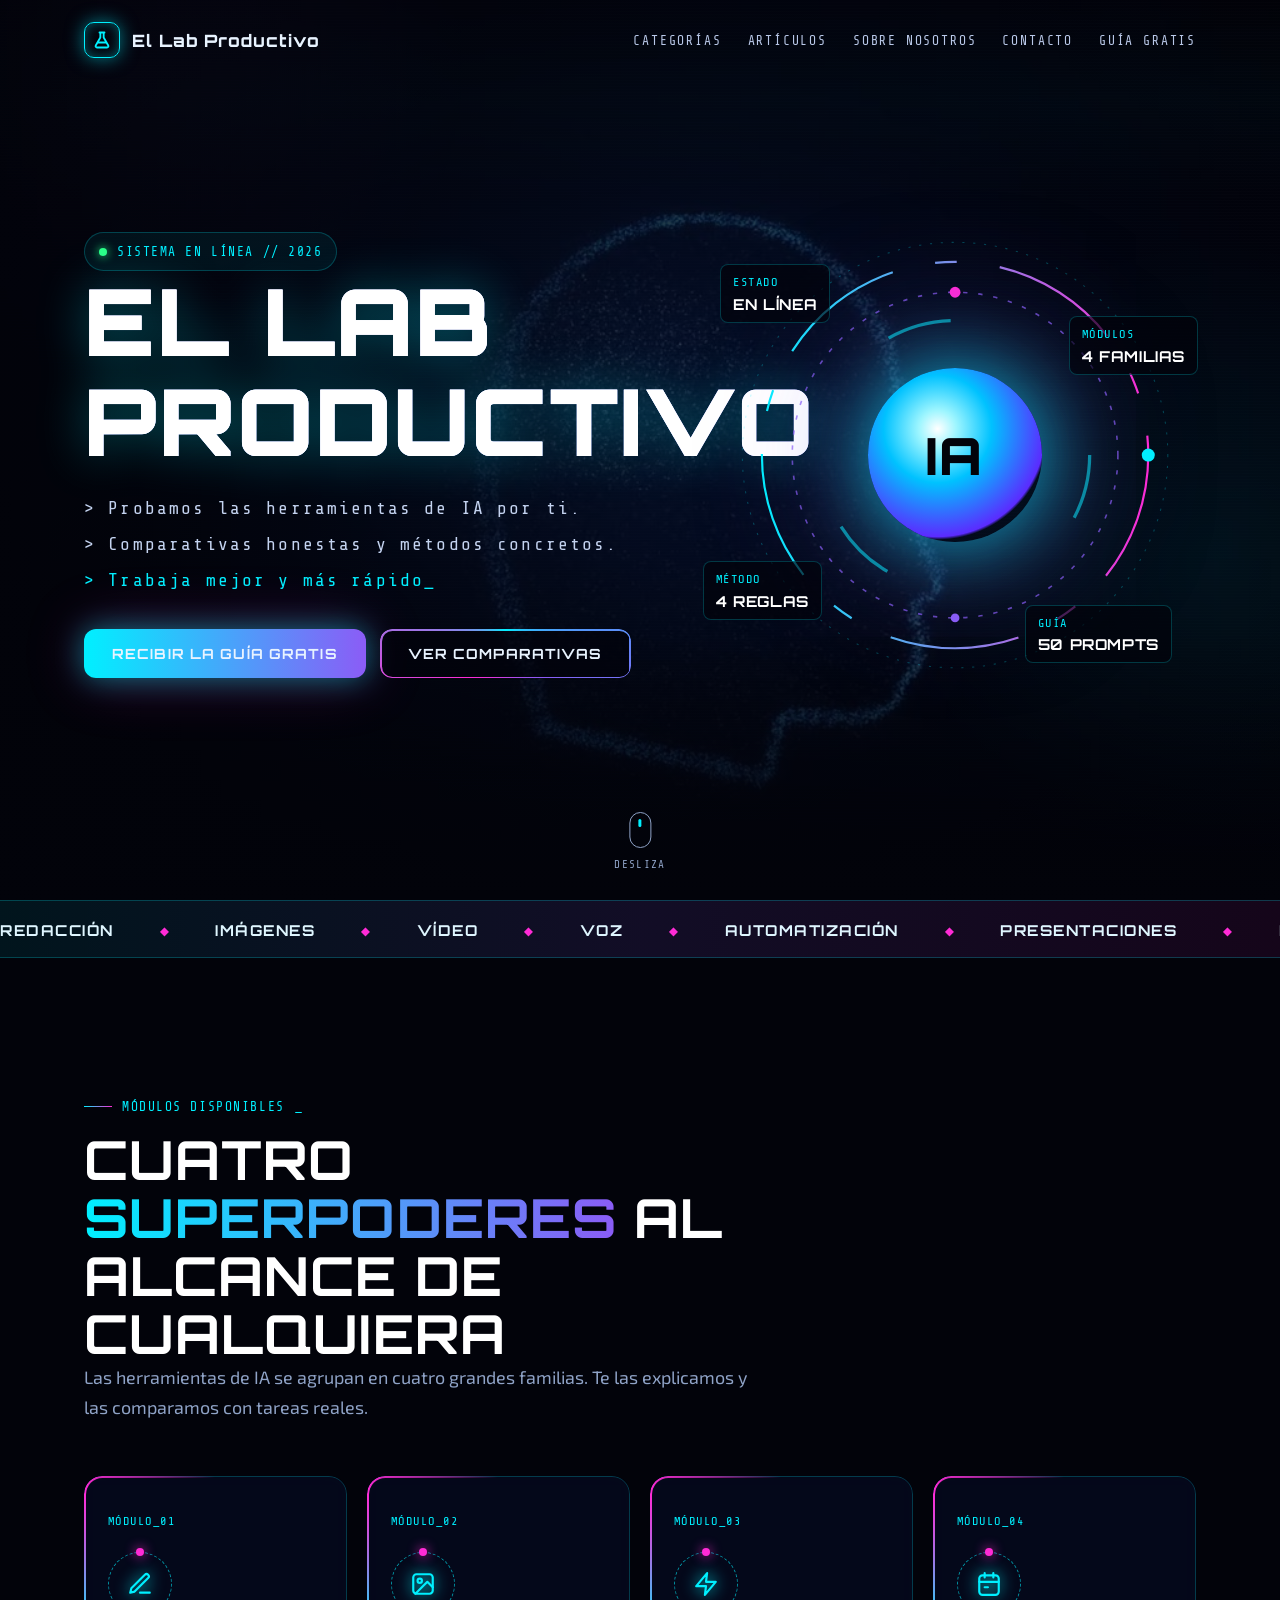
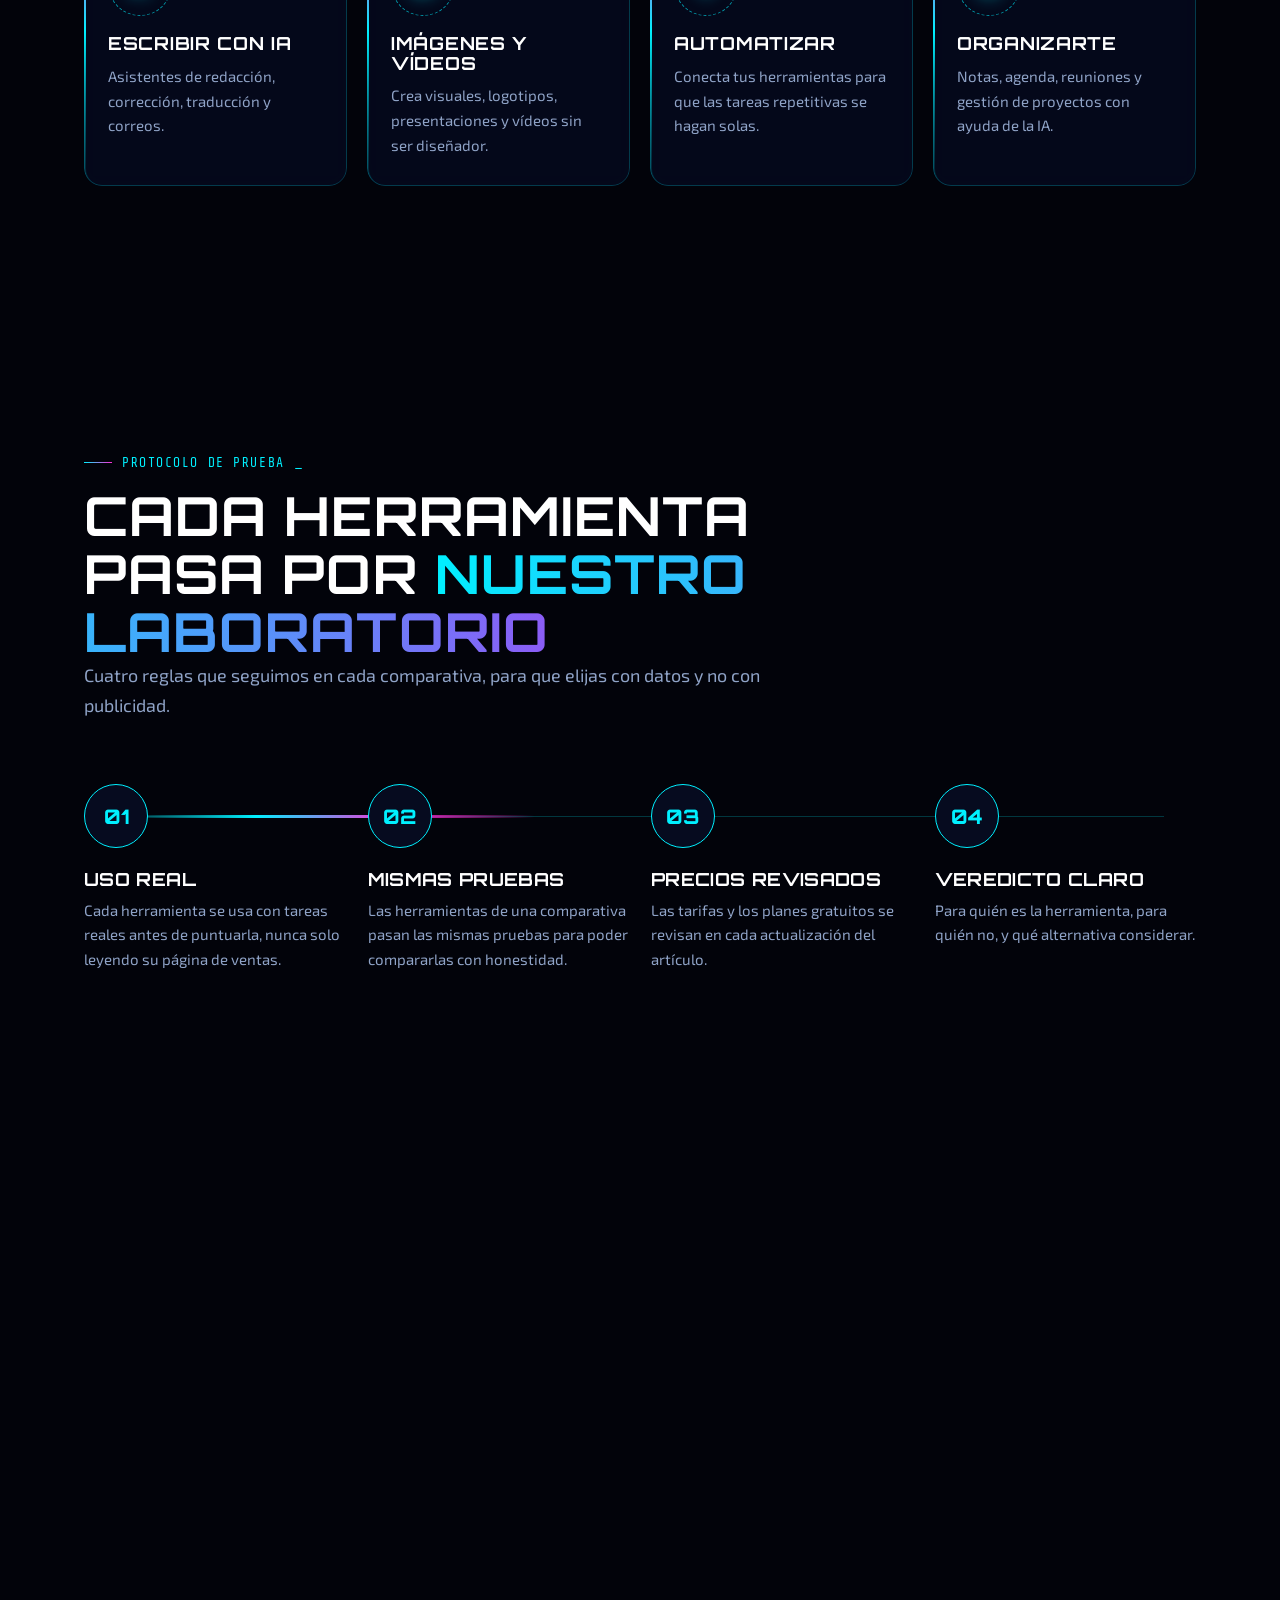
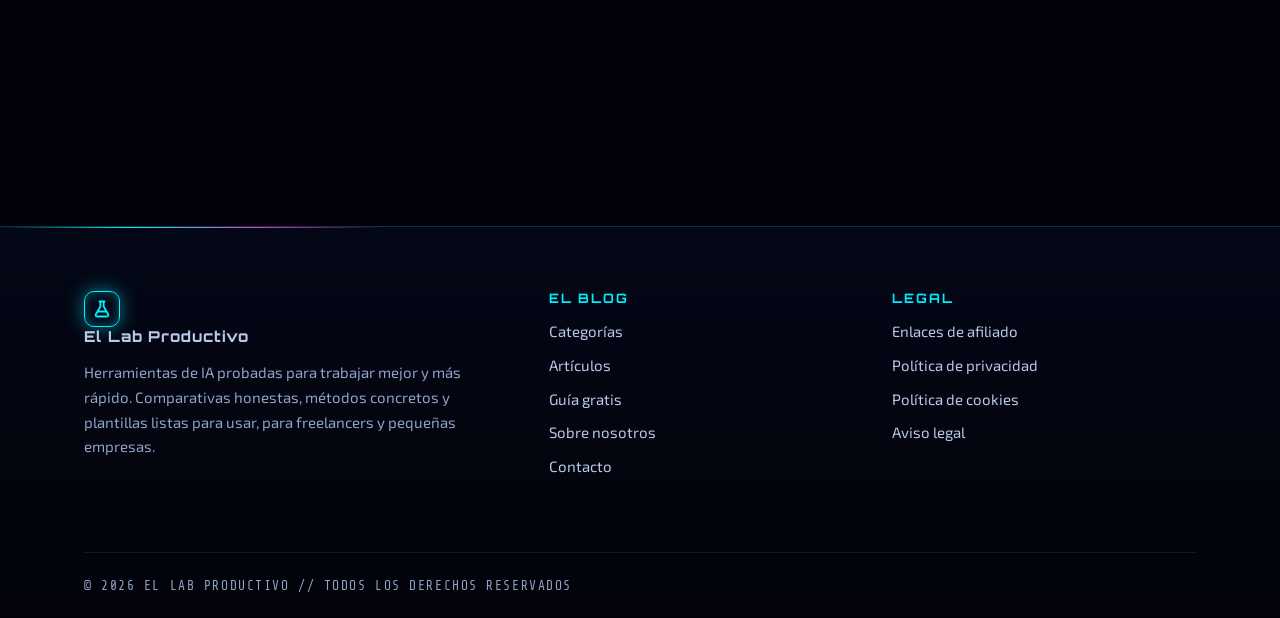
<file: index.html>
<!doctype html>
<html lang="es"><head><meta charset="utf-8"><meta name="viewport" content="width=device-width,initial-scale=1">
<title>El Lab Productivo: herramientas de IA probadas para trabajar mejor y más rápido</title><meta name="description" content="Comparativas honestas de herramientas de inteligencia artificial para freelancers y pequeñas empresas. Guía gratis de 50 prompts de IA.">
<link rel="canonical" href="https://elalamiz605-tech.github.io/el-lab-productivo/">
<link rel="icon" href="favicon.svg" type="image/svg+xml"><link rel="apple-touch-icon" href="apple-touch-icon.png"><meta name="theme-color" content="#02030a">
<meta property="og:type" content="website"><meta property="og:site_name" content="El Lab Productivo"><meta property="og:locale" content="es_ES">
<meta property="og:title" content="El Lab Productivo: herramientas de IA probadas para trabajar mejor y más rápido"><meta property="og:description" content="Comparativas honestas de herramientas de inteligencia artificial para freelancers y pequeñas empresas. Guía gratis de 50 prompts de IA."><meta property="og:url" content="https://elalamiz605-tech.github.io/el-lab-productivo/">
<meta property="og:image" content="https://elalamiz605-tech.github.io/el-lab-productivo/og-image.jpg"><meta property="og:image:width" content="1200"><meta property="og:image:height" content="630">
<meta name="twitter:card" content="summary_large_image"><meta name="twitter:title" content="El Lab Productivo: herramientas de IA probadas para trabajar mejor y más rápido"><meta name="twitter:description" content="Comparativas honestas de herramientas de inteligencia artificial para freelancers y pequeñas empresas. Guía gratis de 50 prompts de IA."><meta name="twitter:image" content="https://elalamiz605-tech.github.io/el-lab-productivo/og-image.jpg">
<link rel="preconnect" href="https://fonts.googleapis.com"><link href="https://fonts.googleapis.com/css2?family=Orbitron:wght@500;700;800;900&family=Exo+2:wght@400;500;600;700&family=Share+Tech+Mono&display=swap" rel="stylesheet"><link rel="stylesheet" href="futur.css"><link rel="stylesheet" href="futur-gen.css"></head>
<body class="fx">
<div class="amb" aria-hidden="true"><div class="glowA"></div><div class="glowB"></div><div class="grid"></div><div class="scan"></div><i class="pt p0"></i><i class="pt p1"></i><i class="pt p2"></i><i class="pt p3"></i><i class="pt p4"></i><i class="pt p5"></i><i class="pt p6"></i><i class="pt p7"></i><i class="pt p8"></i><i class="pt p9"></i><i class="pt p10"></i><i class="pt p11"></i><i class="pt p12"></i><i class="pt p13"></i><i class="pt p14"></i><i class="pt p15"></i><i class="pt p16"></i><i class="pt p17"></i><i class="pt p18"></i><i class="pt p19"></i><i class="pt p20"></i><i class="pt p21"></i><i class="pt p22"></i><i class="pt p23"></i><i class="pt p24"></i><i class="pt p25"></i><i class="pt p26"></i><i class="pt p27"></i><i class="pt p28"></i><i class="pt p29"></i><i class="pt p30"></i><i class="pt p31"></i><i class="pt p32"></i><i class="pt p33"></i><i class="pt p34"></i><i class="pt p35"></i></div>
<header class="ftop"><div class="wrap"><a class="logo" href="index.html"><i><svg width="20" height="20" viewBox="0 0 24 24" fill="none" stroke-width="2.2" stroke-linecap="round" stroke-linejoin="round"><path d="M9 3h6M10 3v6L4.5 18.5A1.7 1.7 0 0 0 6 21h12a1.7 1.7 0 0 0 1.5-2.5L14 9V3"/><path d="M7.5 15h9"/></svg></i>El Lab Productivo</a><nav class="nav" aria-label="Menú principal"><a href="index.html#categorias">Categorías</a><a href="index.html#articulos">Artículos</a><a href="sobre-nosotros.html">Sobre nosotros</a><a href="contacto.html">Contacto</a><a href="index.html#guia">Guía gratis</a></nav></div></header>
<main>
<section class="hero">
<video id="bgv" muted loop playsinline preload="none" poster="poster.jpg" aria-hidden="true"></video><script>(function(){var v=document.getElementById("bgv");if(!v)return;var m=matchMedia("(max-aspect-ratio: 3/4)").matches;v.poster=m?"poster-portrait.jpg":"poster.jpg";var c=navigator.connection;if((c&&c.saveData)||matchMedia("(prefers-reduced-motion: reduce)").matches)return;v.src=m?"film-portrait.mp4":"film-landscape.mp4";v.preload="auto";function play(){var p=v.play();if(p&&p.catch)p.catch(function(){})}play();if("IntersectionObserver"in window){new IntersectionObserver(function(e){e[0].isIntersecting?play():v.pause()}).observe(v)}document.addEventListener("visibilitychange",function(){document.hidden?v.pause():play()})})();</script>
<div class="wrap hero-in">
<div>
<span class="status mono"><b></b>SISTEMA EN LÍNEA // 2026</span>
<h1 class="glitch" data-t="EL LAB
PRODUCTIVO">EL LAB<br>PRODUCTIVO</h1>
<div class="typed mono"><span>&gt; Probamos las herramientas de IA por ti.</span><span>&gt; Comparativas honestas y métodos concretos.</span><span>&gt; Trabaja mejor y más rápido_</span></div>
<div class="cta"><a class="btn btn-neo" href="#guia">Recibir la guía gratis</a><a class="btn btn-ghost" href="#articulos">Ver comparativas</a></div>
</div>
<div class="core" aria-hidden="true"><svg viewBox="0 0 400 400">
<defs><linearGradient id="gc" x1="0" x2="1"><stop offset="0" stop-color="#00f0ff"/><stop offset="1" stop-color="#ff2bd6"/></linearGradient></defs>
<g class="r4"><circle cx="200" cy="200" r="196" fill="none" stroke="rgba(0,240,255,.25)" stroke-dasharray="2 8"/></g>
<g class="r1"><circle cx="200" cy="200" r="178" fill="none" stroke="url(#gc)" stroke-width="2" stroke-dasharray="120 40 20 40"/><circle cx="378" cy="200" r="6" fill="#00f0ff"/></g>
<g class="r2"><circle cx="200" cy="200" r="150" fill="none" stroke="rgba(139,92,246,.7)" stroke-width="1.5" stroke-dasharray="4 10"/><circle cx="200" cy="50" r="5" fill="#ff2bd6"/><circle cx="200" cy="350" r="4" fill="#8b5cf6"/></g>
<g class="r3"><circle cx="200" cy="200" r="124" fill="none" stroke="rgba(0,240,255,.55)" stroke-width="3" stroke-dasharray="60 200"/></g>
</svg><div class="orb"><span>IA</span></div>
<div class="hud h1 mono">ESTADO<b>EN LÍNEA</b></div><div class="hud h2 mono">MÓDULOS<b>4 FAMILIAS</b></div><div class="hud h3 mono">MÉTODO<b>4 REGLAS</b></div><div class="hud h4 mono">GUÍA<b>50 PROMPTS</b></div></div>
</div>
<div class="scrollcue mono"><i></i>DESLIZA</div>
</section>
<div class="ticker" aria-hidden="true"><div><span>Redacción</span><span>Imágenes</span><span>Vídeo</span><span>Voz</span><span>Automatización</span><span>Presentaciones</span><span>Productividad</span><span>Traducción</span><span>Correo</span><span>Agenda</span><span>Redacción</span><span>Imágenes</span><span>Vídeo</span><span>Voz</span><span>Automatización</span><span>Presentaciones</span><span>Productividad</span><span>Traducción</span><span>Correo</span><span>Agenda</span></div></div>
<section class="sec" id="modulos"><div class="wrap">
<div class="sh"><span class="tag mono">MÓDULOS DISPONIBLES</span><h2>Cuatro <span class="grad">superpoderes</span> al alcance de cualquiera</h2><p class="lead">Las herramientas de IA se agrupan en cuatro grandes familias. Te las explicamos y las comparamos con tareas reales.</p></div>
<div class="cards"><div class="card"><span class="k mono">MÓDULO_01</span><div class="icn"><svg width="26" height="26" viewBox="0 0 24 24" fill="none" stroke="#00f0ff" stroke-width="2" stroke-linecap="round" stroke-linejoin="round"><path d="M12 20h9"/><path d="M16.5 3.5a2.1 2.1 0 0 1 3 3L7 19l-4 1 1-4Z"/></svg></div><h3>Escribir con IA</h3><p>Asistentes de redacción, corrección, traducción y correos.</p></div><div class="card"><span class="k mono">MÓDULO_02</span><div class="icn"><svg width="26" height="26" viewBox="0 0 24 24" fill="none" stroke="#00f0ff" stroke-width="2" stroke-linecap="round" stroke-linejoin="round"><rect x="3" y="3" width="18" height="18" rx="3"/><circle cx="9" cy="9" r="2"/><path d="m21 15-5-5L5 21"/></svg></div><h3>Imágenes y vídeos</h3><p>Crea visuales, logotipos, presentaciones y vídeos sin ser diseñador.</p></div><div class="card"><span class="k mono">MÓDULO_03</span><div class="icn"><svg width="26" height="26" viewBox="0 0 24 24" fill="none" stroke="#00f0ff" stroke-width="2" stroke-linecap="round" stroke-linejoin="round"><path d="M13 2 3 14h9l-1 8 10-12h-9z"/></svg></div><h3>Automatizar</h3><p>Conecta tus herramientas para que las tareas repetitivas se hagan solas.</p></div><div class="card"><span class="k mono">MÓDULO_04</span><div class="icn"><svg width="26" height="26" viewBox="0 0 24 24" fill="none" stroke="#00f0ff" stroke-width="2" stroke-linecap="round" stroke-linejoin="round"><rect x="3" y="4" width="18" height="18" rx="3"/><path d="M16 2v4M8 2v4M3 10h18M8 15h3"/></svg></div><h3>Organizarte</h3><p>Notas, agenda, reuniones y gestión de proyectos con ayuda de la IA.</p></div></div></div></section>
<section class="sec" id="metodo"><div class="wrap">
<div class="sh"><span class="tag mono">PROTOCOLO DE PRUEBA</span><h2>Cada herramienta pasa por <span class="grad">nuestro laboratorio</span></h2><p class="lead">Cuatro reglas que seguimos en cada comparativa, para que elijas con datos y no con publicidad.</p></div>
<div class="circuit"><div class="node"><div class="dot">01</div><h3>Uso real</h3><p>Cada herramienta se usa con tareas reales antes de puntuarla, nunca solo leyendo su página de ventas.</p></div><div class="node"><div class="dot">02</div><h3>Mismas pruebas</h3><p>Las herramientas de una comparativa pasan las mismas pruebas para poder compararlas con honestidad.</p></div><div class="node"><div class="dot">03</div><h3>Precios revisados</h3><p>Las tarifas y los planes gratuitos se revisan en cada actualización del artículo.</p></div><div class="node"><div class="dot">04</div><h3>Veredicto claro</h3><p>Para quién es la herramienta, para quién no, y qué alternativa considerar.</p></div></div></div></section>
<section class="sec" id="articulos"><div class="wrap">
<div class="headrow"><div class="sh"><span class="tag mono">EXPEDIENTES EN CURSO</span><h2>Las primeras <span class="grad">comparativas</span></h2></div><a class="btn btn-ghost" href="#guia">Avisarme de cada artículo</a></div>
<div class="posts"><article class="post"><div class="thumb"><span>Las mejores herramientas de IA para freelancers en 2026</span></div><div class="body"><span class="chip mono">COMPARATIVA</span><h3>Las mejores herramientas de IA para freelancers en 2026</h3><p>Nuestra selección por uso, con precios y puntos débiles de cada herramienta.</p><span class="soon mono">&gt; PRÓXIMAMENTE</span></div></article><article class="post"><div class="thumb"><span>ChatGPT, Claude o Gemini: cuál elegir para trabajar</span></div><div class="body"><span class="chip mono">COMPARATIVA</span><h3>ChatGPT, Claude o Gemini: cuál elegir para trabajar</h3><p>Los tres asistentes, puestos a prueba con las mismas tareas del día a día.</p><span class="soon mono">&gt; PRÓXIMAMENTE</span></div></article><article class="post"><div class="thumb"><span>Crear una web con IA: probamos 5 herramientas</span></div><div class="body"><span class="chip mono">PRUEBA REAL</span><h3>Crear una web con IA: probamos 5 herramientas</h3><p>Del borrador a la web publicada: lo que funciona de verdad y lo que no.</p><span class="soon mono">&gt; PRÓXIMAMENTE</span></div></article><article class="post"><div class="thumb"><span>Las mejores herramientas de IA para hacer presentaciones</span></div><div class="body"><span class="chip mono">COMPARATIVA</span><h3>Las mejores herramientas de IA para hacer presentaciones</h3><p>Diapositivas limpias en minutos, sin perder la tarde.</p><span class="soon mono">&gt; PRÓXIMAMENTE</span></div></article><article class="post"><div class="thumb"><span>Notion AI: nuestra opinión tras 3 meses de uso</span></div><div class="body"><span class="chip mono">OPINIÓN</span><h3>Notion AI: nuestra opinión tras 3 meses de uso</h3><p>Qué cambia la IA de Notion en el día a día y para quién merece la pena.</p><span class="soon mono">&gt; PRÓXIMAMENTE</span></div></article><article class="post"><div class="thumb"><span>Los mejores generadores de voz con IA en español</span></div><div class="body"><span class="chip mono">COMPARATIVA</span><h3>Los mejores generadores de voz con IA en español</h3><p>Acentos, naturalidad y precio: las voces en español, a examen.</p><span class="soon mono">&gt; PRÓXIMAMENTE</span></div></article></div></div></section>
<section class="sec" id="guia"><div class="wrap guide">
<div class="stage" aria-hidden="true"><div class="bk"><div class="bk-front"><svg class="bk-art" viewBox="0 0 400 400"><defs><linearGradient id="bkh" x1="0" y1="0" x2="1" y2="1"><stop offset="0" stop-color="#00f0ff"/><stop offset="1" stop-color="#ff2bd6"/></linearGradient><radialGradient id="bkb" cx=".55" cy=".45" r=".5"><stop offset="0" stop-color="#00f0ff" stop-opacity=".55"/><stop offset="1" stop-color="#00f0ff" stop-opacity="0"/></radialGradient></defs><g stroke="#00f0ff" stroke-opacity=".35" fill="none" stroke-width="1.2"><path d="M0 60h70l20 20h60M0 120h40l30-30h50M400 90h-80l-20 20h-40M400 300h-60l-25-25h-50M0 330h90l20-20h40"/></g><g fill="#00f0ff"><circle cx="150" cy="80" r="3"/><circle cx="120" cy="90" r="3"/><circle cx="260" cy="110" r="3"/><circle cx="265" cy="275" r="3"/><circle cx="150" cy="310" r="3"/></g><circle cx="230" cy="190" r="120" fill="url(#bkb)"/><path d="M130 392C120 340 92 300 92 238C92 150 150 78 236 78C304 78 346 124 352 186C354 204 351 214 357 228L373 262C376 268 371 274 361 276L363 289C369 294 367 300 361 302C367 306 365 314 357 318C357 331 350 342 331 346C318 349 302 351 290 353L283 392Z" fill="none" stroke="url(#bkh)" stroke-width="3" transform="translate(40 0) scale(.92)"/><g fill="#fff"><circle cx="222" cy="150" r="3"/><circle cx="252" cy="182" r="2.5"/><circle cx="200" cy="200" r="2.5"/><circle cx="270" cy="140" r="2"/><circle cx="238" cy="215" r="2"/></g><g stroke="#fff" stroke-opacity=".5" stroke-width="1" fill="none"><path d="M222 150L252 182L200 200L222 150M252 182L270 140M200 200L238 215L252 182"/></g></svg><span class="bk-ribbon">GRATIS</span><span class="bk-kicker">GUÍA PRÁCTICA · EDICIÓN 2026</span><div class="bk-title"><span class="bk-num">50</span><span class="bk-t1">PROMPTS<br>DE IA</span></div><span class="bk-sub">para freelancers y pequeñas empresas</span><div class="bk-foot"><span class="bk-brand">EL LAB PRODUCTIVO</span><span class="bk-meta">10 temas · 50 plantillas</span></div></div><div class="bk-pages"></div><div class="bk-spine"><span>50 PROMPTS DE IA</span></div><div class="bk-back"></div></div></div>
<div><span class="tag mono">ACCESO GRATUITO</span><h2 style="font-size:clamp(26px,3vw,40px);text-transform:uppercase;margin-top:14px">Tu guía gratis: <span class="grad">50 prompts</span> de IA</h2>
<p class="lead">Plantillas listas para copiar en ChatGPT, Claude o Gemini, ordenadas en 10 temas: del primer mensaje de captación a la factura impagada.</p>
<ul><li>50 prompts listos para usar, con consejos</li><li>El método para escribir tus propios prompts</li><li>Un correo a la semana con nuestras nuevas pruebas</li></ul>
<form class="form" id="suscripcion"><label for="nombre">Tu nombre</label><input id="nombre" name="nombre" autocomplete="given-name" required><label for="email">Tu correo electrónico</label><input id="email" name="email" type="email" autocomplete="email" required><button class="btn btn-neo" type="submit">Recibir la guía gratis</button><small>Sin spam. Te das de baja con un clic. Consulta nuestra <a href="privacidad.html">política de privacidad</a>.</small></form></div>
</div></section>
</main>
<footer class="foot"><div class="wrap"><div class="cols">
<div><a class="logo" href="index.html"><i><svg width="20" height="20" viewBox="0 0 24 24" fill="none" stroke-width="2.2" stroke-linecap="round" stroke-linejoin="round"><path d="M9 3h6M10 3v6L4.5 18.5A1.7 1.7 0 0 0 6 21h12a1.7 1.7 0 0 0 1.5-2.5L14 9V3"/><path d="M7.5 15h9"/></svg></i>El Lab Productivo</a><p>Herramientas de IA probadas para trabajar mejor y más rápido. Comparativas honestas, métodos concretos y plantillas listas para usar, para freelancers y pequeñas empresas.</p></div>
<div><h3 class="mono">El blog</h3><a href="index.html#modulos">Categorías</a><a href="index.html#articulos">Artículos</a><a href="index.html#guia">Guía gratis</a><a href="sobre-nosotros.html">Sobre nosotros</a><a href="contacto.html">Contacto</a></div>
<div><h3 class="mono">Legal</h3><a href="afiliacion.html">Enlaces de afiliado</a><a href="privacidad.html">Política de privacidad</a><a href="cookies.html">Política de cookies</a><a href="aviso-legal.html">Aviso legal</a></div>
</div><div class="copy mono">© 2026 EL LAB PRODUCTIVO // TODOS LOS DERECHOS RESERVADOS</div></div></footer>
</body></html>
</file>
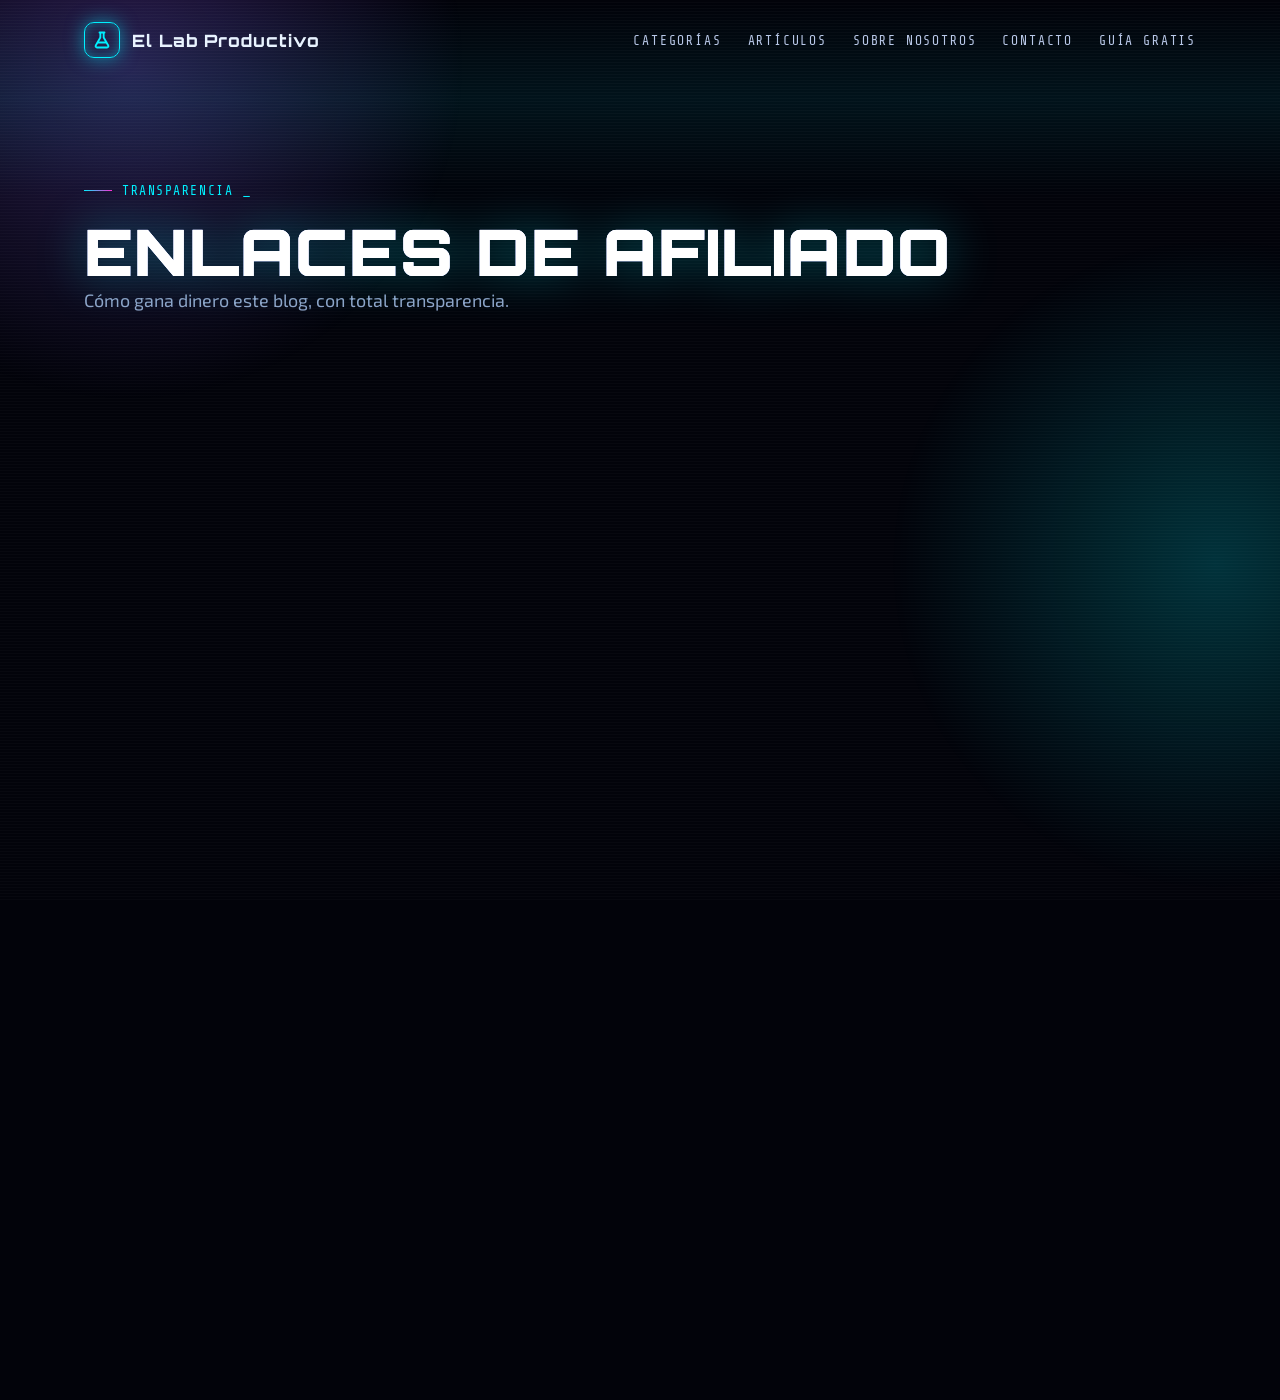
<file: afiliacion.html>
<!doctype html>
<html lang="es"><head><meta charset="utf-8"><meta name="viewport" content="width=device-width,initial-scale=1">
<title>Enlaces de afiliado | El Lab Productivo</title><meta name="description" content="Cómo se financia la web.">
<link rel="canonical" href="https://elalamiz605-tech.github.io/el-lab-productivo/afiliacion.html">
<link rel="icon" href="favicon.svg" type="image/svg+xml"><link rel="apple-touch-icon" href="apple-touch-icon.png"><meta name="theme-color" content="#02030a">
<meta property="og:type" content="website"><meta property="og:site_name" content="El Lab Productivo"><meta property="og:locale" content="es_ES">
<meta property="og:title" content="Enlaces de afiliado | El Lab Productivo"><meta property="og:description" content="Cómo se financia la web."><meta property="og:url" content="https://elalamiz605-tech.github.io/el-lab-productivo/afiliacion.html">
<meta property="og:image" content="https://elalamiz605-tech.github.io/el-lab-productivo/og-image.jpg"><meta property="og:image:width" content="1200"><meta property="og:image:height" content="630">
<meta name="twitter:card" content="summary_large_image"><meta name="twitter:title" content="Enlaces de afiliado | El Lab Productivo"><meta name="twitter:description" content="Cómo se financia la web."><meta name="twitter:image" content="https://elalamiz605-tech.github.io/el-lab-productivo/og-image.jpg">
<link rel="preconnect" href="https://fonts.googleapis.com"><link href="https://fonts.googleapis.com/css2?family=Orbitron:wght@500;700;800;900&family=Exo+2:wght@400;500;600;700&family=Share+Tech+Mono&display=swap" rel="stylesheet"><link rel="stylesheet" href="futur.css"><link rel="stylesheet" href="futur-gen.css"></head>
<body class="fx">
<div class="amb" aria-hidden="true"><div class="glowA"></div><div class="glowB"></div><div class="grid"></div><div class="scan"></div><i class="pt p0"></i><i class="pt p1"></i><i class="pt p2"></i><i class="pt p3"></i><i class="pt p4"></i><i class="pt p5"></i><i class="pt p6"></i><i class="pt p7"></i><i class="pt p8"></i><i class="pt p9"></i><i class="pt p10"></i><i class="pt p11"></i><i class="pt p12"></i><i class="pt p13"></i><i class="pt p14"></i><i class="pt p15"></i><i class="pt p16"></i><i class="pt p17"></i><i class="pt p18"></i><i class="pt p19"></i><i class="pt p20"></i><i class="pt p21"></i><i class="pt p22"></i><i class="pt p23"></i><i class="pt p24"></i><i class="pt p25"></i><i class="pt p26"></i><i class="pt p27"></i><i class="pt p28"></i><i class="pt p29"></i><i class="pt p30"></i><i class="pt p31"></i><i class="pt p32"></i><i class="pt p33"></i><i class="pt p34"></i><i class="pt p35"></i></div>
<header class="ftop"><div class="wrap"><a class="logo" href="index.html"><i><svg width="20" height="20" viewBox="0 0 24 24" fill="none" stroke-width="2.2" stroke-linecap="round" stroke-linejoin="round"><path d="M9 3h6M10 3v6L4.5 18.5A1.7 1.7 0 0 0 6 21h12a1.7 1.7 0 0 0 1.5-2.5L14 9V3"/><path d="M7.5 15h9"/></svg></i>El Lab Productivo</a><nav class="nav" aria-label="Menú principal"><a href="index.html#categorias">Categorías</a><a href="index.html#articulos">Artículos</a><a href="sobre-nosotros.html">Sobre nosotros</a><a href="contacto.html">Contacto</a><a href="index.html#guia">Guía gratis</a></nav></div></header><main><section class="phero"><div class="wrap"><span class="tag mono">TRANSPARENCIA</span><h1 class="glitch" data-t="Enlaces de afiliado" style="font-size:clamp(32px,5vw,64px)">Enlaces de afiliado</h1><p class="lead">Cómo gana dinero este blog, con total transparencia.</p></div></section>
<section class="sec" style="padding-top:0"><div class="wrap"><div class="panel"><p>El Lab Productivo es una web independiente que se financia en parte con la afiliación y, más adelante, con publicidad.</p>
<h2>Cómo funcionan</h2><p>Algunos enlaces a herramientas son enlaces de afiliado. Si haces clic y después te suscribes o compras, el fabricante nos paga una comisión. El precio para ti es exactamente el mismo.</p>
<h2>Lo que no cambia</h2><ul><li>También recomendamos herramientas sin programa de afiliados cuando son las mejores.</li><li>Siempre indicamos los puntos débiles, también de las herramientas asociadas.</li><li>Ningún fabricante revisa ni aprueba nuestros artículos antes de publicarlos.</li></ul></div></div></section></main>
<footer class="foot"><div class="wrap"><div class="cols">
<div><a class="logo" href="index.html"><i><svg width="20" height="20" viewBox="0 0 24 24" fill="none" stroke-width="2.2" stroke-linecap="round" stroke-linejoin="round"><path d="M9 3h6M10 3v6L4.5 18.5A1.7 1.7 0 0 0 6 21h12a1.7 1.7 0 0 0 1.5-2.5L14 9V3"/><path d="M7.5 15h9"/></svg></i>El Lab Productivo</a><p>Herramientas de IA probadas para trabajar mejor y más rápido. Comparativas honestas, métodos concretos y plantillas listas para usar, para freelancers y pequeñas empresas.</p></div>
<div><h3 class="mono">El blog</h3><a href="index.html#modulos">Categorías</a><a href="index.html#articulos">Artículos</a><a href="index.html#guia">Guía gratis</a><a href="sobre-nosotros.html">Sobre nosotros</a><a href="contacto.html">Contacto</a></div>
<div><h3 class="mono">Legal</h3><a href="afiliacion.html">Enlaces de afiliado</a><a href="privacidad.html">Política de privacidad</a><a href="cookies.html">Política de cookies</a><a href="aviso-legal.html">Aviso legal</a></div>
</div><div class="copy mono">© 2026 EL LAB PRODUCTIVO // TODOS LOS DERECHOS RESERVADOS</div></div></footer>
</body></html>
</file>
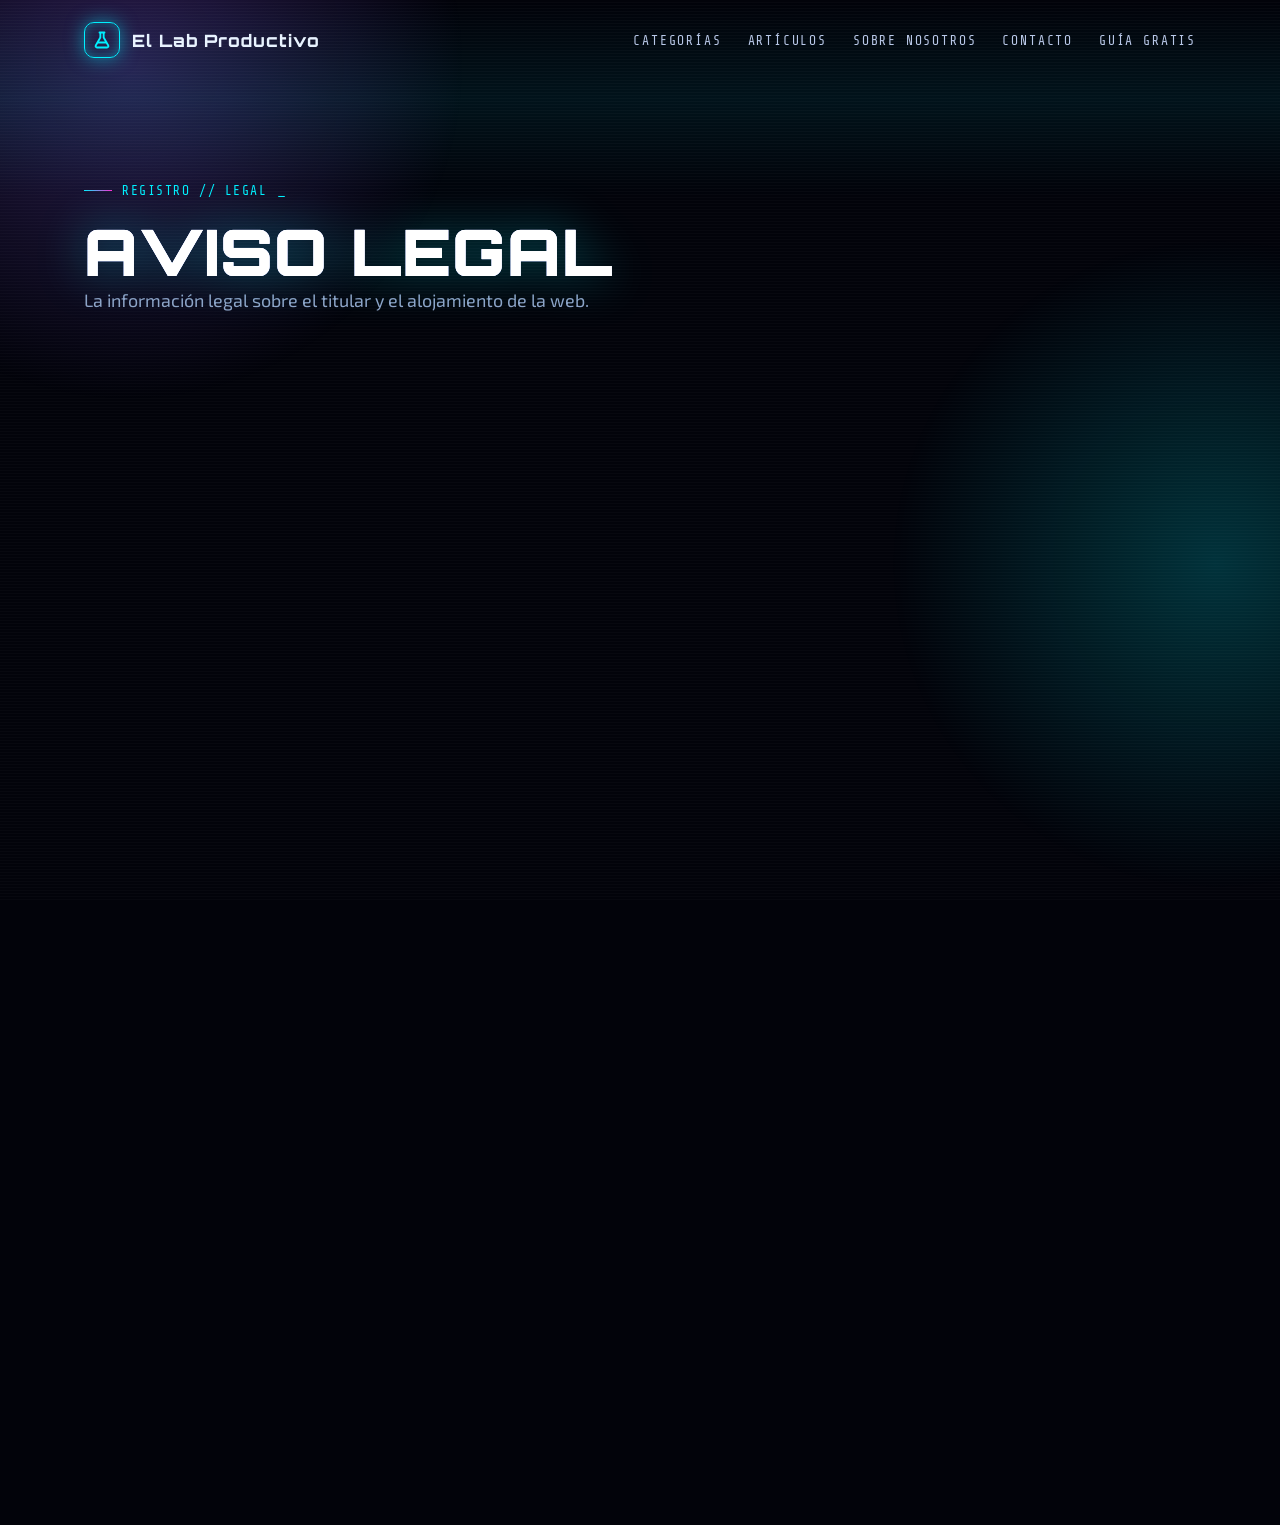
<file: aviso-legal.html>
<!doctype html>
<html lang="es"><head><meta charset="utf-8"><meta name="viewport" content="width=device-width,initial-scale=1">
<title>Aviso legal | El Lab Productivo</title><meta name="description" content="Aviso legal de la web.">
<link rel="canonical" href="https://elalamiz605-tech.github.io/el-lab-productivo/aviso-legal.html">
<link rel="icon" href="favicon.svg" type="image/svg+xml"><link rel="apple-touch-icon" href="apple-touch-icon.png"><meta name="theme-color" content="#02030a">
<meta property="og:type" content="website"><meta property="og:site_name" content="El Lab Productivo"><meta property="og:locale" content="es_ES">
<meta property="og:title" content="Aviso legal | El Lab Productivo"><meta property="og:description" content="Aviso legal de la web."><meta property="og:url" content="https://elalamiz605-tech.github.io/el-lab-productivo/aviso-legal.html">
<meta property="og:image" content="https://elalamiz605-tech.github.io/el-lab-productivo/og-image.jpg"><meta property="og:image:width" content="1200"><meta property="og:image:height" content="630">
<meta name="twitter:card" content="summary_large_image"><meta name="twitter:title" content="Aviso legal | El Lab Productivo"><meta name="twitter:description" content="Aviso legal de la web."><meta name="twitter:image" content="https://elalamiz605-tech.github.io/el-lab-productivo/og-image.jpg">
<link rel="preconnect" href="https://fonts.googleapis.com"><link href="https://fonts.googleapis.com/css2?family=Orbitron:wght@500;700;800;900&family=Exo+2:wght@400;500;600;700&family=Share+Tech+Mono&display=swap" rel="stylesheet"><link rel="stylesheet" href="futur.css"><link rel="stylesheet" href="futur-gen.css"></head>
<body class="fx">
<div class="amb" aria-hidden="true"><div class="glowA"></div><div class="glowB"></div><div class="grid"></div><div class="scan"></div><i class="pt p0"></i><i class="pt p1"></i><i class="pt p2"></i><i class="pt p3"></i><i class="pt p4"></i><i class="pt p5"></i><i class="pt p6"></i><i class="pt p7"></i><i class="pt p8"></i><i class="pt p9"></i><i class="pt p10"></i><i class="pt p11"></i><i class="pt p12"></i><i class="pt p13"></i><i class="pt p14"></i><i class="pt p15"></i><i class="pt p16"></i><i class="pt p17"></i><i class="pt p18"></i><i class="pt p19"></i><i class="pt p20"></i><i class="pt p21"></i><i class="pt p22"></i><i class="pt p23"></i><i class="pt p24"></i><i class="pt p25"></i><i class="pt p26"></i><i class="pt p27"></i><i class="pt p28"></i><i class="pt p29"></i><i class="pt p30"></i><i class="pt p31"></i><i class="pt p32"></i><i class="pt p33"></i><i class="pt p34"></i><i class="pt p35"></i></div>
<header class="ftop"><div class="wrap"><a class="logo" href="index.html"><i><svg width="20" height="20" viewBox="0 0 24 24" fill="none" stroke-width="2.2" stroke-linecap="round" stroke-linejoin="round"><path d="M9 3h6M10 3v6L4.5 18.5A1.7 1.7 0 0 0 6 21h12a1.7 1.7 0 0 0 1.5-2.5L14 9V3"/><path d="M7.5 15h9"/></svg></i>El Lab Productivo</a><nav class="nav" aria-label="Menú principal"><a href="index.html#categorias">Categorías</a><a href="index.html#articulos">Artículos</a><a href="sobre-nosotros.html">Sobre nosotros</a><a href="contacto.html">Contacto</a><a href="index.html#guia">Guía gratis</a></nav></div></header><main><section class="phero"><div class="wrap"><span class="tag mono">REGISTRO // LEGAL</span><h1 class="glitch" data-t="Aviso legal" style="font-size:clamp(32px,5vw,64px)">Aviso legal</h1><p class="lead">La información legal sobre el titular y el alojamiento de la web.</p></div></section>
<section class="sec" style="padding-top:0"><div class="wrap"><div class="panel"><h2>Titular de la web</h2><p>En cumplimiento de la Ley 34/2002 de Servicios de la Sociedad de la Información y de Comercio Electrónico (LSSI-CE), se informa de que el titular de este sitio web es <strong>Ziad El Alami</strong>, persona física con residencia en Madrid (España). Puedes ponerte en contacto a través de la página de <a href="contacto.html">contacto</a>.</p><div class="todo">Para completar antes de publicar (obligatorio según la LSSI-CE): tu NIF, tu domicilio completo y un correo electrónico de contacto.</div>
<h2>Alojamiento</h2><p>La web está alojada por Automattic Inc. (WordPress.com), 60 29th Street #343, San Francisco, CA 94110, Estados Unidos.</p>
<h2>Propiedad intelectual</h2><p>Los textos, imágenes y guías publicados en El Lab Productivo están protegidos. Queda prohibida su reproducción sin autorización. Los nombres y logotipos de las herramientas citadas pertenecen a sus respectivos propietarios.</p></div></div></section></main>
<footer class="foot"><div class="wrap"><div class="cols">
<div><a class="logo" href="index.html"><i><svg width="20" height="20" viewBox="0 0 24 24" fill="none" stroke-width="2.2" stroke-linecap="round" stroke-linejoin="round"><path d="M9 3h6M10 3v6L4.5 18.5A1.7 1.7 0 0 0 6 21h12a1.7 1.7 0 0 0 1.5-2.5L14 9V3"/><path d="M7.5 15h9"/></svg></i>El Lab Productivo</a><p>Herramientas de IA probadas para trabajar mejor y más rápido. Comparativas honestas, métodos concretos y plantillas listas para usar, para freelancers y pequeñas empresas.</p></div>
<div><h3 class="mono">El blog</h3><a href="index.html#modulos">Categorías</a><a href="index.html#articulos">Artículos</a><a href="index.html#guia">Guía gratis</a><a href="sobre-nosotros.html">Sobre nosotros</a><a href="contacto.html">Contacto</a></div>
<div><h3 class="mono">Legal</h3><a href="afiliacion.html">Enlaces de afiliado</a><a href="privacidad.html">Política de privacidad</a><a href="cookies.html">Política de cookies</a><a href="aviso-legal.html">Aviso legal</a></div>
</div><div class="copy mono">© 2026 EL LAB PRODUCTIVO // TODOS LOS DERECHOS RESERVADOS</div></div></footer>
</body></html>
</file>
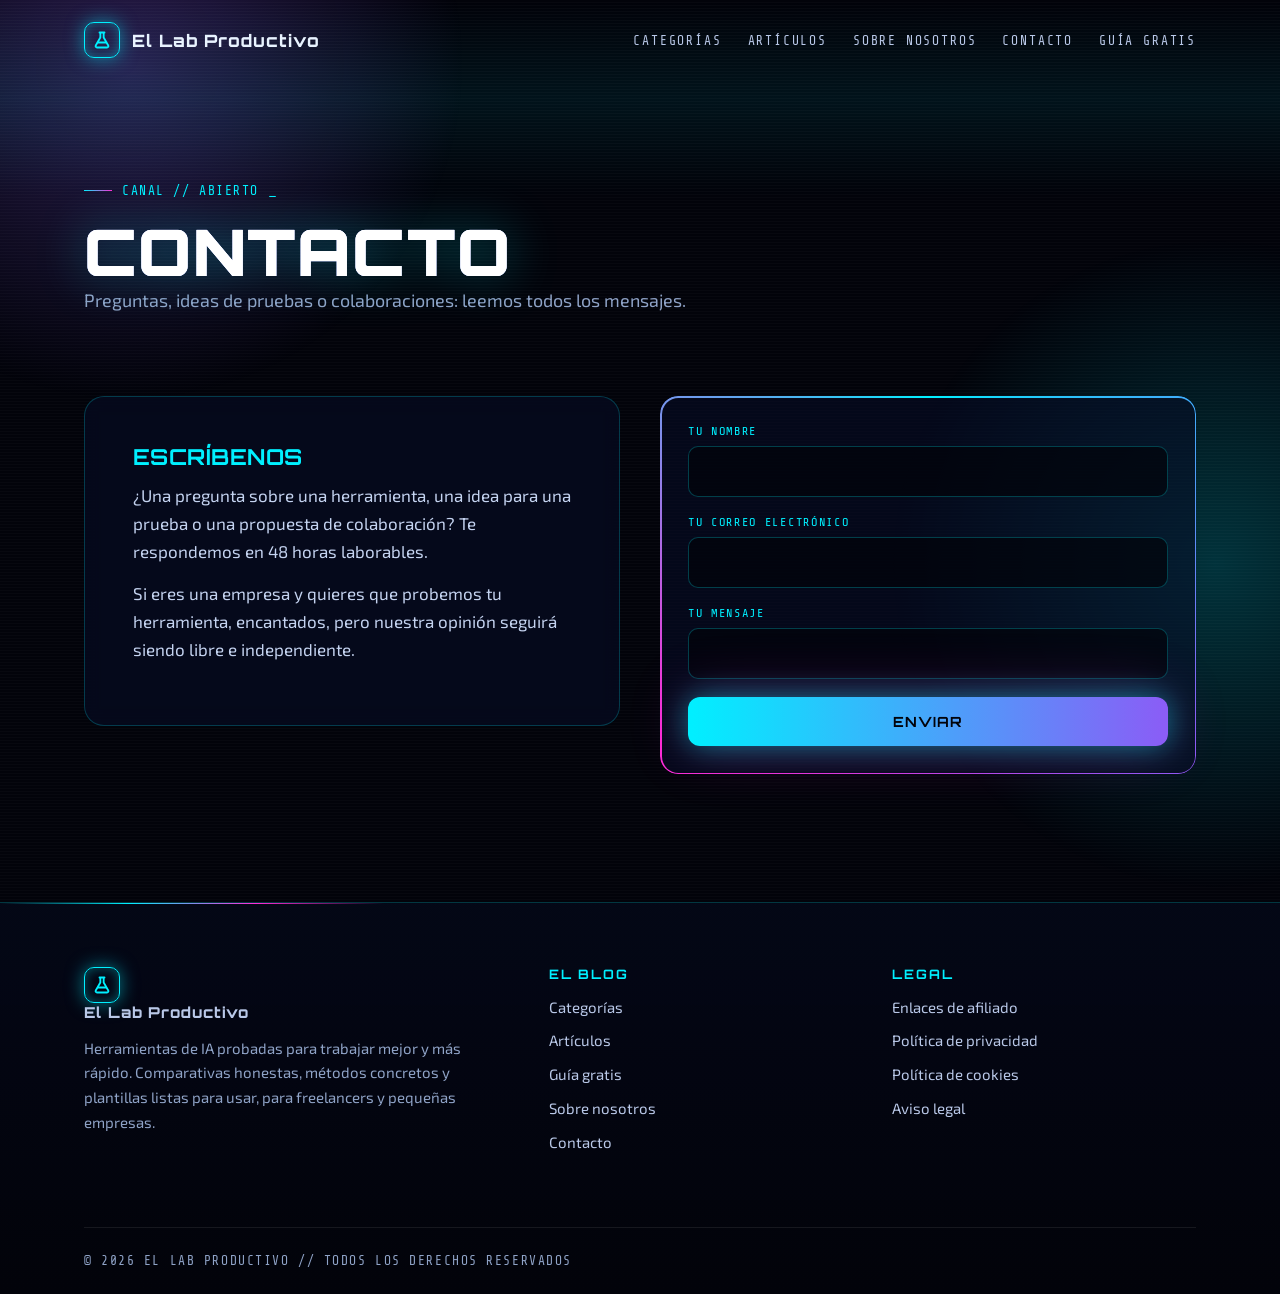
<file: contacto.html>
<!doctype html>
<html lang="es"><head><meta charset="utf-8"><meta name="viewport" content="width=device-width,initial-scale=1">
<title>Contacto | El Lab Productivo</title><meta name="description" content="Contacta con El Lab Productivo.">
<link rel="canonical" href="https://elalamiz605-tech.github.io/el-lab-productivo/contacto.html">
<link rel="icon" href="favicon.svg" type="image/svg+xml"><link rel="apple-touch-icon" href="apple-touch-icon.png"><meta name="theme-color" content="#02030a">
<meta property="og:type" content="website"><meta property="og:site_name" content="El Lab Productivo"><meta property="og:locale" content="es_ES">
<meta property="og:title" content="Contacto | El Lab Productivo"><meta property="og:description" content="Contacta con El Lab Productivo."><meta property="og:url" content="https://elalamiz605-tech.github.io/el-lab-productivo/contacto.html">
<meta property="og:image" content="https://elalamiz605-tech.github.io/el-lab-productivo/og-image.jpg"><meta property="og:image:width" content="1200"><meta property="og:image:height" content="630">
<meta name="twitter:card" content="summary_large_image"><meta name="twitter:title" content="Contacto | El Lab Productivo"><meta name="twitter:description" content="Contacta con El Lab Productivo."><meta name="twitter:image" content="https://elalamiz605-tech.github.io/el-lab-productivo/og-image.jpg">
<link rel="preconnect" href="https://fonts.googleapis.com"><link href="https://fonts.googleapis.com/css2?family=Orbitron:wght@500;700;800;900&family=Exo+2:wght@400;500;600;700&family=Share+Tech+Mono&display=swap" rel="stylesheet"><link rel="stylesheet" href="futur.css"><link rel="stylesheet" href="futur-gen.css"></head>
<body class="fx">
<div class="amb" aria-hidden="true"><div class="glowA"></div><div class="glowB"></div><div class="grid"></div><div class="scan"></div><i class="pt p0"></i><i class="pt p1"></i><i class="pt p2"></i><i class="pt p3"></i><i class="pt p4"></i><i class="pt p5"></i><i class="pt p6"></i><i class="pt p7"></i><i class="pt p8"></i><i class="pt p9"></i><i class="pt p10"></i><i class="pt p11"></i><i class="pt p12"></i><i class="pt p13"></i><i class="pt p14"></i><i class="pt p15"></i><i class="pt p16"></i><i class="pt p17"></i><i class="pt p18"></i><i class="pt p19"></i><i class="pt p20"></i><i class="pt p21"></i><i class="pt p22"></i><i class="pt p23"></i><i class="pt p24"></i><i class="pt p25"></i><i class="pt p26"></i><i class="pt p27"></i><i class="pt p28"></i><i class="pt p29"></i><i class="pt p30"></i><i class="pt p31"></i><i class="pt p32"></i><i class="pt p33"></i><i class="pt p34"></i><i class="pt p35"></i></div>
<header class="ftop"><div class="wrap"><a class="logo" href="index.html"><i><svg width="20" height="20" viewBox="0 0 24 24" fill="none" stroke-width="2.2" stroke-linecap="round" stroke-linejoin="round"><path d="M9 3h6M10 3v6L4.5 18.5A1.7 1.7 0 0 0 6 21h12a1.7 1.7 0 0 0 1.5-2.5L14 9V3"/><path d="M7.5 15h9"/></svg></i>El Lab Productivo</a><nav class="nav" aria-label="Menú principal"><a href="index.html#categorias">Categorías</a><a href="index.html#articulos">Artículos</a><a href="sobre-nosotros.html">Sobre nosotros</a><a href="contacto.html">Contacto</a><a href="index.html#guia">Guía gratis</a></nav></div></header><main><section class="phero"><div class="wrap"><span class="tag mono">CANAL // ABIERTO</span><h1 class="glitch" data-t="Contacto" style="font-size:clamp(32px,5vw,64px)">Contacto</h1><p class="lead">Preguntas, ideas de pruebas o colaboraciones: leemos todos los mensajes.</p></div></section>
<section class="sec" style="padding-top:0"><div class="wrap"><div class="split"><div class="panel"><h2>Escríbenos</h2><p>¿Una pregunta sobre una herramienta, una idea para una prueba o una propuesta de colaboración? Te respondemos en 48 horas laborables.</p><p>Si eres una empresa y quieres que probemos tu herramienta, encantados, pero nuestra opinión seguirá siendo libre e independiente.</p></div>
<form class="form" id="formulario-contacto" style="margin-top:0"><label for="c-nombre">Tu nombre</label><input id="c-nombre" name="nombre" autocomplete="name" required><label for="c-email">Tu correo electrónico</label><input id="c-email" name="email" type="email" autocomplete="email" required><label for="mensaje">Tu mensaje</label><input id="mensaje" name="mensaje" required><button class="btn btn-neo" type="submit">Enviar</button></form></div></div></section></main>
<footer class="foot"><div class="wrap"><div class="cols">
<div><a class="logo" href="index.html"><i><svg width="20" height="20" viewBox="0 0 24 24" fill="none" stroke-width="2.2" stroke-linecap="round" stroke-linejoin="round"><path d="M9 3h6M10 3v6L4.5 18.5A1.7 1.7 0 0 0 6 21h12a1.7 1.7 0 0 0 1.5-2.5L14 9V3"/><path d="M7.5 15h9"/></svg></i>El Lab Productivo</a><p>Herramientas de IA probadas para trabajar mejor y más rápido. Comparativas honestas, métodos concretos y plantillas listas para usar, para freelancers y pequeñas empresas.</p></div>
<div><h3 class="mono">El blog</h3><a href="index.html#modulos">Categorías</a><a href="index.html#articulos">Artículos</a><a href="index.html#guia">Guía gratis</a><a href="sobre-nosotros.html">Sobre nosotros</a><a href="contacto.html">Contacto</a></div>
<div><h3 class="mono">Legal</h3><a href="afiliacion.html">Enlaces de afiliado</a><a href="privacidad.html">Política de privacidad</a><a href="cookies.html">Política de cookies</a><a href="aviso-legal.html">Aviso legal</a></div>
</div><div class="copy mono">© 2026 EL LAB PRODUCTIVO // TODOS LOS DERECHOS RESERVADOS</div></div></footer>
</body></html>
</file>
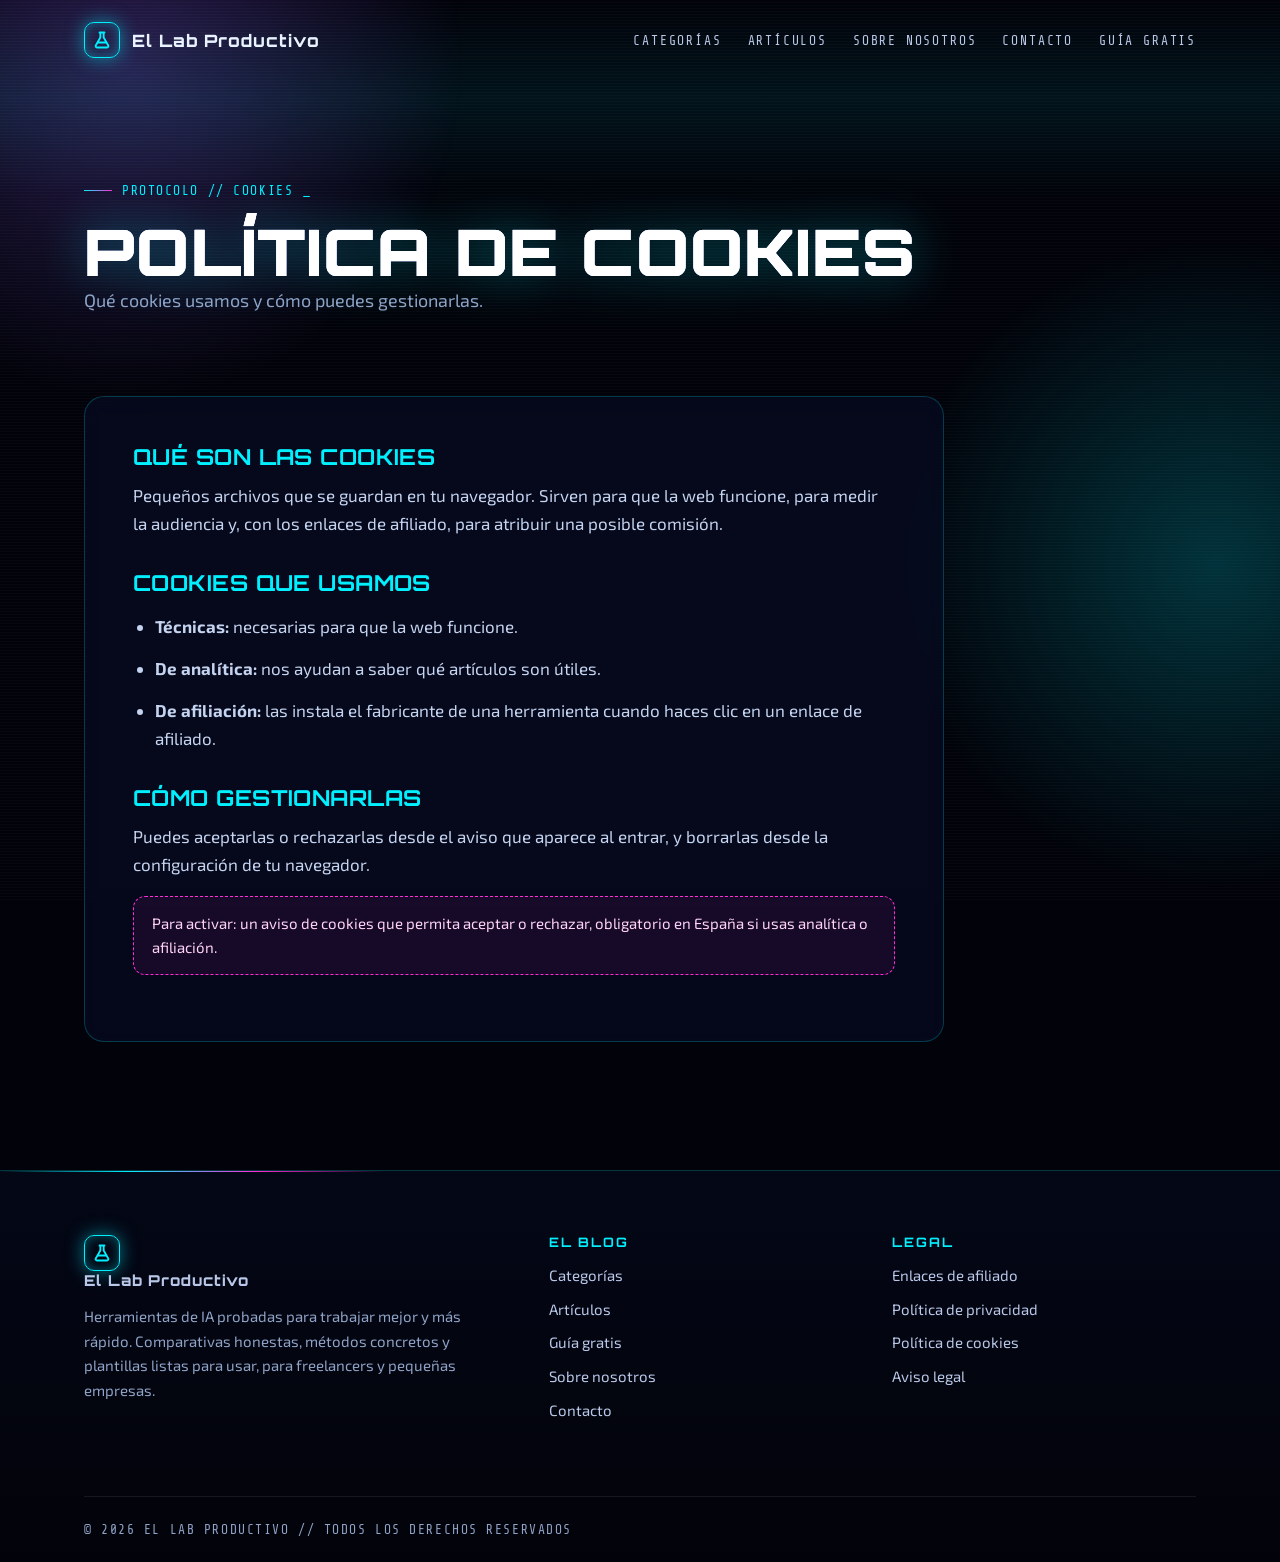
<file: cookies.html>
<!doctype html>
<html lang="es"><head><meta charset="utf-8"><meta name="viewport" content="width=device-width,initial-scale=1">
<title>Política de cookies | El Lab Productivo</title><meta name="description" content="Qué cookies usa esta web.">
<link rel="canonical" href="https://elalamiz605-tech.github.io/el-lab-productivo/cookies.html">
<link rel="icon" href="favicon.svg" type="image/svg+xml"><link rel="apple-touch-icon" href="apple-touch-icon.png"><meta name="theme-color" content="#02030a">
<meta property="og:type" content="website"><meta property="og:site_name" content="El Lab Productivo"><meta property="og:locale" content="es_ES">
<meta property="og:title" content="Política de cookies | El Lab Productivo"><meta property="og:description" content="Qué cookies usa esta web."><meta property="og:url" content="https://elalamiz605-tech.github.io/el-lab-productivo/cookies.html">
<meta property="og:image" content="https://elalamiz605-tech.github.io/el-lab-productivo/og-image.jpg"><meta property="og:image:width" content="1200"><meta property="og:image:height" content="630">
<meta name="twitter:card" content="summary_large_image"><meta name="twitter:title" content="Política de cookies | El Lab Productivo"><meta name="twitter:description" content="Qué cookies usa esta web."><meta name="twitter:image" content="https://elalamiz605-tech.github.io/el-lab-productivo/og-image.jpg">
<link rel="preconnect" href="https://fonts.googleapis.com"><link href="https://fonts.googleapis.com/css2?family=Orbitron:wght@500;700;800;900&family=Exo+2:wght@400;500;600;700&family=Share+Tech+Mono&display=swap" rel="stylesheet"><link rel="stylesheet" href="futur.css"><link rel="stylesheet" href="futur-gen.css"></head>
<body class="fx">
<div class="amb" aria-hidden="true"><div class="glowA"></div><div class="glowB"></div><div class="grid"></div><div class="scan"></div><i class="pt p0"></i><i class="pt p1"></i><i class="pt p2"></i><i class="pt p3"></i><i class="pt p4"></i><i class="pt p5"></i><i class="pt p6"></i><i class="pt p7"></i><i class="pt p8"></i><i class="pt p9"></i><i class="pt p10"></i><i class="pt p11"></i><i class="pt p12"></i><i class="pt p13"></i><i class="pt p14"></i><i class="pt p15"></i><i class="pt p16"></i><i class="pt p17"></i><i class="pt p18"></i><i class="pt p19"></i><i class="pt p20"></i><i class="pt p21"></i><i class="pt p22"></i><i class="pt p23"></i><i class="pt p24"></i><i class="pt p25"></i><i class="pt p26"></i><i class="pt p27"></i><i class="pt p28"></i><i class="pt p29"></i><i class="pt p30"></i><i class="pt p31"></i><i class="pt p32"></i><i class="pt p33"></i><i class="pt p34"></i><i class="pt p35"></i></div>
<header class="ftop"><div class="wrap"><a class="logo" href="index.html"><i><svg width="20" height="20" viewBox="0 0 24 24" fill="none" stroke-width="2.2" stroke-linecap="round" stroke-linejoin="round"><path d="M9 3h6M10 3v6L4.5 18.5A1.7 1.7 0 0 0 6 21h12a1.7 1.7 0 0 0 1.5-2.5L14 9V3"/><path d="M7.5 15h9"/></svg></i>El Lab Productivo</a><nav class="nav" aria-label="Menú principal"><a href="index.html#categorias">Categorías</a><a href="index.html#articulos">Artículos</a><a href="sobre-nosotros.html">Sobre nosotros</a><a href="contacto.html">Contacto</a><a href="index.html#guia">Guía gratis</a></nav></div></header><main><section class="phero"><div class="wrap"><span class="tag mono">PROTOCOLO // COOKIES</span><h1 class="glitch" data-t="Política de cookies" style="font-size:clamp(32px,5vw,64px)">Política de cookies</h1><p class="lead">Qué cookies usamos y cómo puedes gestionarlas.</p></div></section>
<section class="sec" style="padding-top:0"><div class="wrap"><div class="panel"><h2>Qué son las cookies</h2><p>Pequeños archivos que se guardan en tu navegador. Sirven para que la web funcione, para medir la audiencia y, con los enlaces de afiliado, para atribuir una posible comisión.</p>
<h2>Cookies que usamos</h2><ul><li><b>Técnicas:</b> necesarias para que la web funcione.</li><li><b>De analítica:</b> nos ayudan a saber qué artículos son útiles.</li><li><b>De afiliación:</b> las instala el fabricante de una herramienta cuando haces clic en un enlace de afiliado.</li></ul>
<h2>Cómo gestionarlas</h2><p>Puedes aceptarlas o rechazarlas desde el aviso que aparece al entrar, y borrarlas desde la configuración de tu navegador.</p>
<div class="todo">Para activar: un aviso de cookies que permita aceptar o rechazar, obligatorio en España si usas analítica o afiliación.</div></div></div></section></main>
<footer class="foot"><div class="wrap"><div class="cols">
<div><a class="logo" href="index.html"><i><svg width="20" height="20" viewBox="0 0 24 24" fill="none" stroke-width="2.2" stroke-linecap="round" stroke-linejoin="round"><path d="M9 3h6M10 3v6L4.5 18.5A1.7 1.7 0 0 0 6 21h12a1.7 1.7 0 0 0 1.5-2.5L14 9V3"/><path d="M7.5 15h9"/></svg></i>El Lab Productivo</a><p>Herramientas de IA probadas para trabajar mejor y más rápido. Comparativas honestas, métodos concretos y plantillas listas para usar, para freelancers y pequeñas empresas.</p></div>
<div><h3 class="mono">El blog</h3><a href="index.html#modulos">Categorías</a><a href="index.html#articulos">Artículos</a><a href="index.html#guia">Guía gratis</a><a href="sobre-nosotros.html">Sobre nosotros</a><a href="contacto.html">Contacto</a></div>
<div><h3 class="mono">Legal</h3><a href="afiliacion.html">Enlaces de afiliado</a><a href="privacidad.html">Política de privacidad</a><a href="cookies.html">Política de cookies</a><a href="aviso-legal.html">Aviso legal</a></div>
</div><div class="copy mono">© 2026 EL LAB PRODUCTIVO // TODOS LOS DERECHOS RESERVADOS</div></div></footer>
</body></html>
</file>
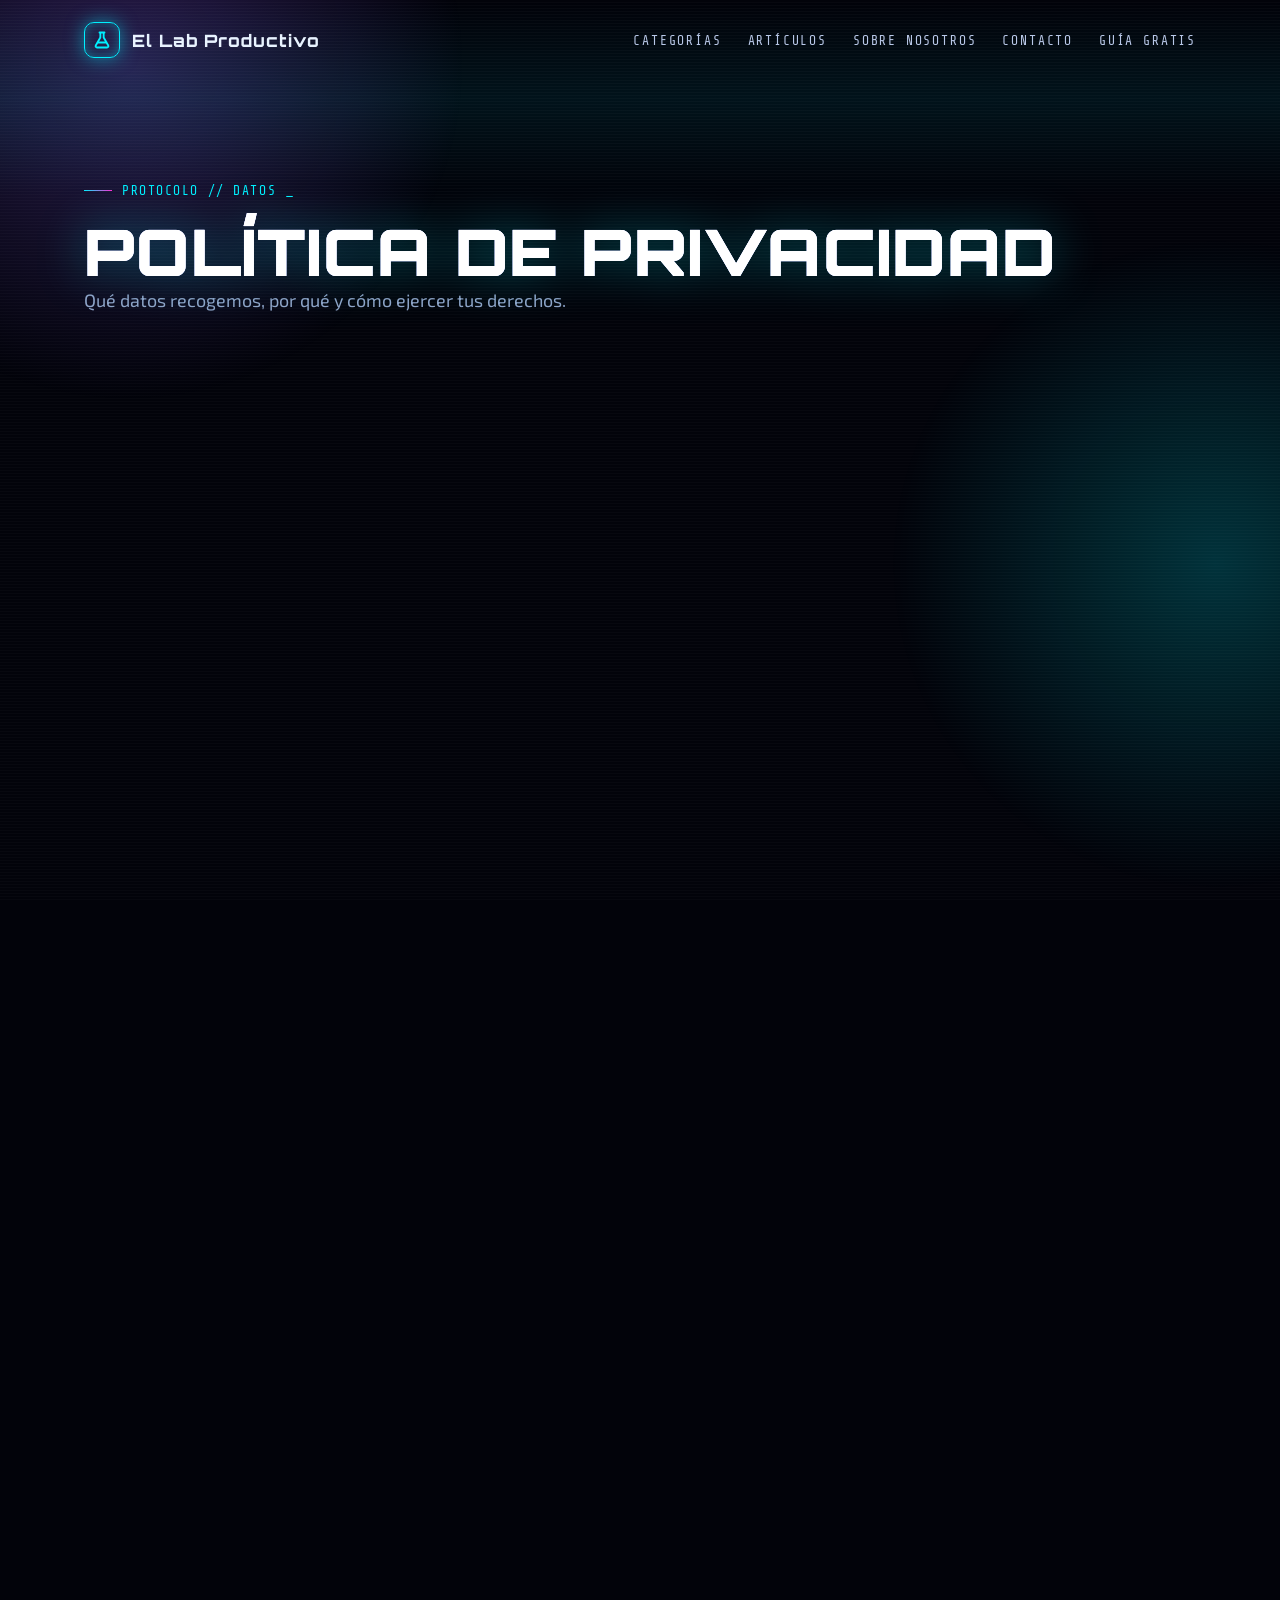
<file: privacidad.html>
<!doctype html>
<html lang="es"><head><meta charset="utf-8"><meta name="viewport" content="width=device-width,initial-scale=1">
<title>Política de privacidad | El Lab Productivo</title><meta name="description" content="Cómo tratamos tus datos.">
<link rel="canonical" href="https://elalamiz605-tech.github.io/el-lab-productivo/privacidad.html">
<link rel="icon" href="favicon.svg" type="image/svg+xml"><link rel="apple-touch-icon" href="apple-touch-icon.png"><meta name="theme-color" content="#02030a">
<meta property="og:type" content="website"><meta property="og:site_name" content="El Lab Productivo"><meta property="og:locale" content="es_ES">
<meta property="og:title" content="Política de privacidad | El Lab Productivo"><meta property="og:description" content="Cómo tratamos tus datos."><meta property="og:url" content="https://elalamiz605-tech.github.io/el-lab-productivo/privacidad.html">
<meta property="og:image" content="https://elalamiz605-tech.github.io/el-lab-productivo/og-image.jpg"><meta property="og:image:width" content="1200"><meta property="og:image:height" content="630">
<meta name="twitter:card" content="summary_large_image"><meta name="twitter:title" content="Política de privacidad | El Lab Productivo"><meta name="twitter:description" content="Cómo tratamos tus datos."><meta name="twitter:image" content="https://elalamiz605-tech.github.io/el-lab-productivo/og-image.jpg">
<link rel="preconnect" href="https://fonts.googleapis.com"><link href="https://fonts.googleapis.com/css2?family=Orbitron:wght@500;700;800;900&family=Exo+2:wght@400;500;600;700&family=Share+Tech+Mono&display=swap" rel="stylesheet"><link rel="stylesheet" href="futur.css"><link rel="stylesheet" href="futur-gen.css"></head>
<body class="fx">
<div class="amb" aria-hidden="true"><div class="glowA"></div><div class="glowB"></div><div class="grid"></div><div class="scan"></div><i class="pt p0"></i><i class="pt p1"></i><i class="pt p2"></i><i class="pt p3"></i><i class="pt p4"></i><i class="pt p5"></i><i class="pt p6"></i><i class="pt p7"></i><i class="pt p8"></i><i class="pt p9"></i><i class="pt p10"></i><i class="pt p11"></i><i class="pt p12"></i><i class="pt p13"></i><i class="pt p14"></i><i class="pt p15"></i><i class="pt p16"></i><i class="pt p17"></i><i class="pt p18"></i><i class="pt p19"></i><i class="pt p20"></i><i class="pt p21"></i><i class="pt p22"></i><i class="pt p23"></i><i class="pt p24"></i><i class="pt p25"></i><i class="pt p26"></i><i class="pt p27"></i><i class="pt p28"></i><i class="pt p29"></i><i class="pt p30"></i><i class="pt p31"></i><i class="pt p32"></i><i class="pt p33"></i><i class="pt p34"></i><i class="pt p35"></i></div>
<header class="ftop"><div class="wrap"><a class="logo" href="index.html"><i><svg width="20" height="20" viewBox="0 0 24 24" fill="none" stroke-width="2.2" stroke-linecap="round" stroke-linejoin="round"><path d="M9 3h6M10 3v6L4.5 18.5A1.7 1.7 0 0 0 6 21h12a1.7 1.7 0 0 0 1.5-2.5L14 9V3"/><path d="M7.5 15h9"/></svg></i>El Lab Productivo</a><nav class="nav" aria-label="Menú principal"><a href="index.html#categorias">Categorías</a><a href="index.html#articulos">Artículos</a><a href="sobre-nosotros.html">Sobre nosotros</a><a href="contacto.html">Contacto</a><a href="index.html#guia">Guía gratis</a></nav></div></header><main><section class="phero"><div class="wrap"><span class="tag mono">PROTOCOLO // DATOS</span><h1 class="glitch" data-t="Política de privacidad" style="font-size:clamp(32px,5vw,64px)">Política de privacidad</h1><p class="lead">Qué datos recogemos, por qué y cómo ejercer tus derechos.</p></div></section>
<section class="sec" style="padding-top:0"><div class="wrap"><div class="panel"><h2>Responsable del tratamiento</h2><p>El responsable del tratamiento de tus datos es <strong>Ziad El Alami</strong>, titular de El Lab Productivo, con residencia en Madrid (España). Para cualquier cuestión sobre tus datos, escríbeme desde la página de <a href="contacto.html">contacto</a>.</p><div class="todo">Para completar antes de publicar: tu NIF y un correo electrónico de contacto.</div>
<h2>Qué datos recogemos</h2><p>Si te suscribes a la newsletter, recogemos tu nombre y tu correo electrónico, únicamente para enviarte la guía gratuita y nuestros correos. Si usas el formulario de contacto, recogemos tu nombre, tu correo y tu mensaje para responderte.</p>
<h2>Base legal y conservación</h2><p>La base legal es tu consentimiento. Conservamos tus datos mientras sigas suscrito. Puedes darte de baja en cualquier momento.</p>
<h2>Tus derechos</h2><p>De acuerdo con el RGPD y la LOPDGDD, puedes solicitar el acceso, la rectificación, la supresión, la oposición, la limitación y la portabilidad de tus datos desde la página de <a href="contacto.html">contacto</a>, y reclamar ante la Agencia Española de Protección de Datos (AEPD).</p>
<div class="todo">Para revisar: el nombre de tu herramienta de newsletter y de analítica, y una revisión por un profesional.</div></div></div></section></main>
<footer class="foot"><div class="wrap"><div class="cols">
<div><a class="logo" href="index.html"><i><svg width="20" height="20" viewBox="0 0 24 24" fill="none" stroke-width="2.2" stroke-linecap="round" stroke-linejoin="round"><path d="M9 3h6M10 3v6L4.5 18.5A1.7 1.7 0 0 0 6 21h12a1.7 1.7 0 0 0 1.5-2.5L14 9V3"/><path d="M7.5 15h9"/></svg></i>El Lab Productivo</a><p>Herramientas de IA probadas para trabajar mejor y más rápido. Comparativas honestas, métodos concretos y plantillas listas para usar, para freelancers y pequeñas empresas.</p></div>
<div><h3 class="mono">El blog</h3><a href="index.html#modulos">Categorías</a><a href="index.html#articulos">Artículos</a><a href="index.html#guia">Guía gratis</a><a href="sobre-nosotros.html">Sobre nosotros</a><a href="contacto.html">Contacto</a></div>
<div><h3 class="mono">Legal</h3><a href="afiliacion.html">Enlaces de afiliado</a><a href="privacidad.html">Política de privacidad</a><a href="cookies.html">Política de cookies</a><a href="aviso-legal.html">Aviso legal</a></div>
</div><div class="copy mono">© 2026 EL LAB PRODUCTIVO // TODOS LOS DERECHOS RESERVADOS</div></div></footer>
</body></html>
</file>
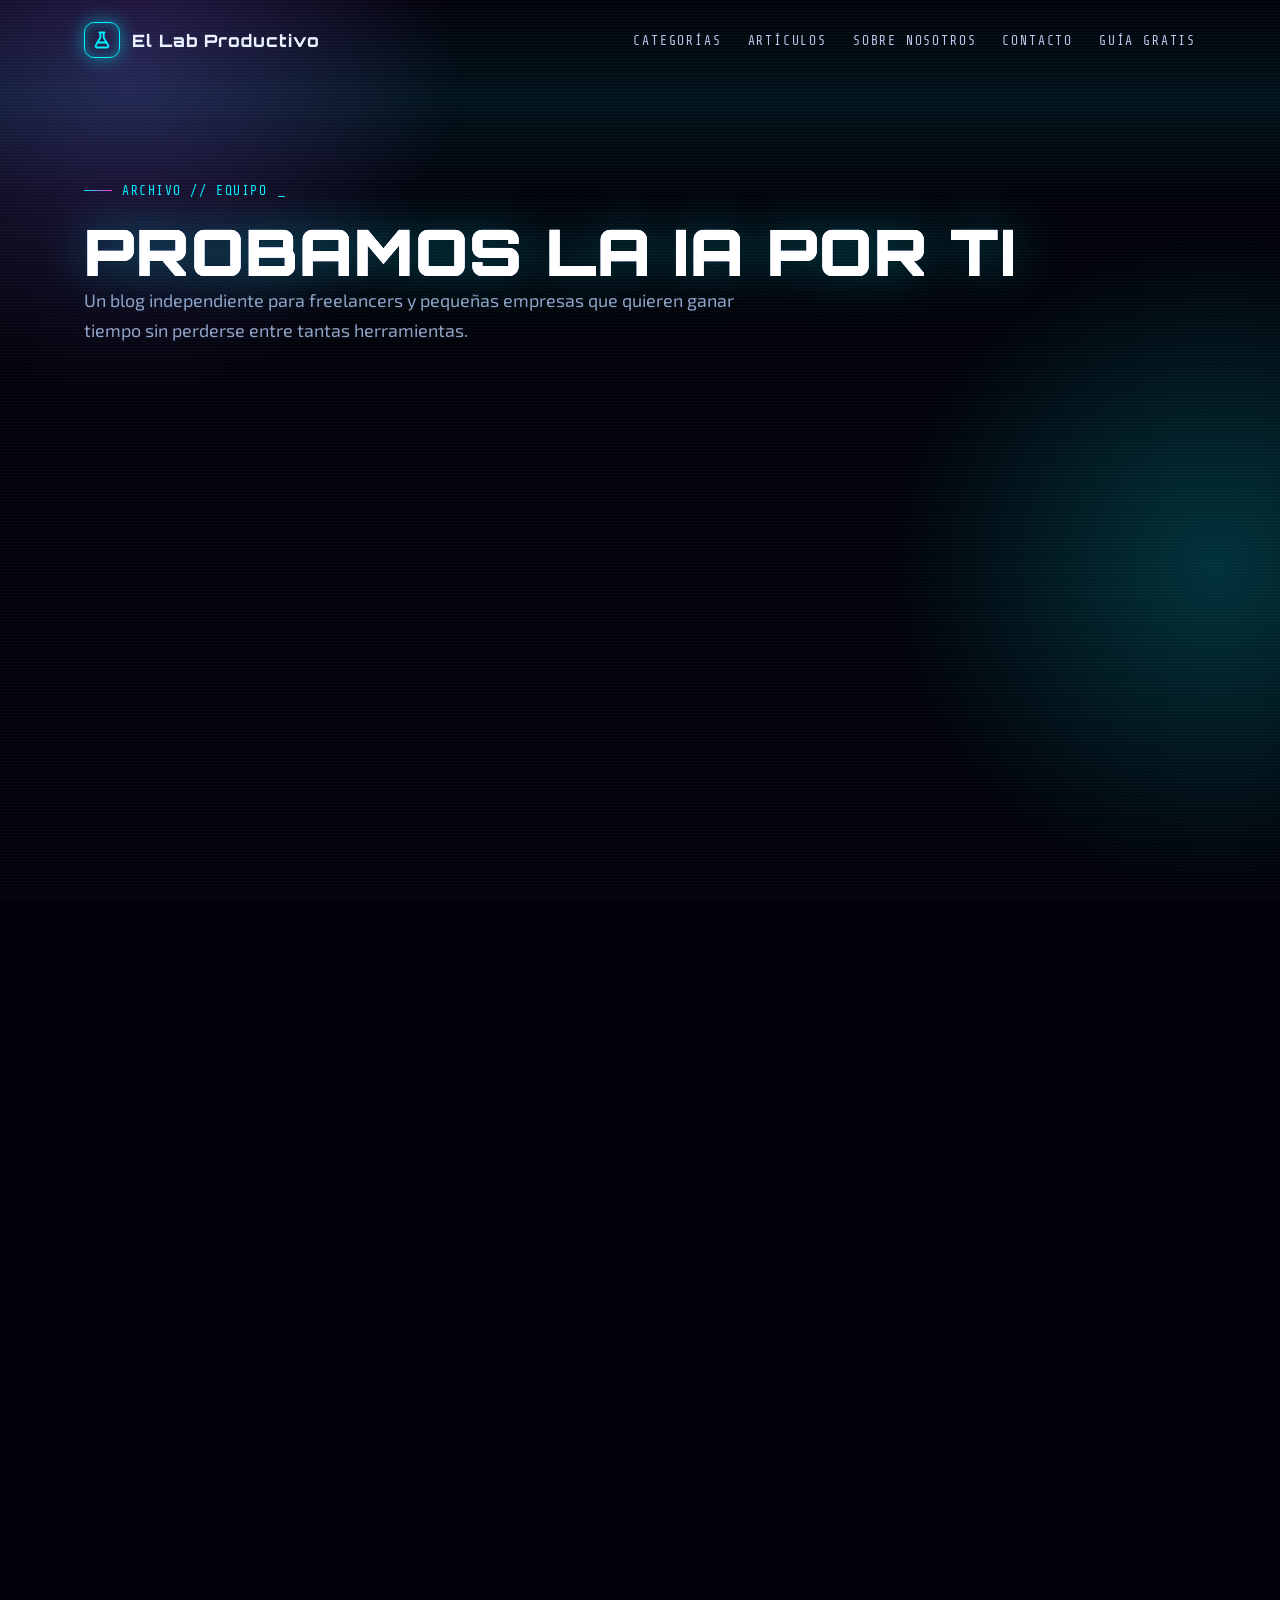
<file: sobre-nosotros.html>
<!doctype html>
<html lang="es"><head><meta charset="utf-8"><meta name="viewport" content="width=device-width,initial-scale=1">
<title>Sobre nosotros | El Lab Productivo</title><meta name="description" content="Quién está detrás de El Lab Productivo.">
<link rel="canonical" href="https://elalamiz605-tech.github.io/el-lab-productivo/sobre-nosotros.html">
<link rel="icon" href="favicon.svg" type="image/svg+xml"><link rel="apple-touch-icon" href="apple-touch-icon.png"><meta name="theme-color" content="#02030a">
<meta property="og:type" content="website"><meta property="og:site_name" content="El Lab Productivo"><meta property="og:locale" content="es_ES">
<meta property="og:title" content="Sobre nosotros | El Lab Productivo"><meta property="og:description" content="Quién está detrás de El Lab Productivo."><meta property="og:url" content="https://elalamiz605-tech.github.io/el-lab-productivo/sobre-nosotros.html">
<meta property="og:image" content="https://elalamiz605-tech.github.io/el-lab-productivo/og-image.jpg"><meta property="og:image:width" content="1200"><meta property="og:image:height" content="630">
<meta name="twitter:card" content="summary_large_image"><meta name="twitter:title" content="Sobre nosotros | El Lab Productivo"><meta name="twitter:description" content="Quién está detrás de El Lab Productivo."><meta name="twitter:image" content="https://elalamiz605-tech.github.io/el-lab-productivo/og-image.jpg">
<link rel="preconnect" href="https://fonts.googleapis.com"><link href="https://fonts.googleapis.com/css2?family=Orbitron:wght@500;700;800;900&family=Exo+2:wght@400;500;600;700&family=Share+Tech+Mono&display=swap" rel="stylesheet"><link rel="stylesheet" href="futur.css"><link rel="stylesheet" href="futur-gen.css"></head>
<body class="fx">
<div class="amb" aria-hidden="true"><div class="glowA"></div><div class="glowB"></div><div class="grid"></div><div class="scan"></div><i class="pt p0"></i><i class="pt p1"></i><i class="pt p2"></i><i class="pt p3"></i><i class="pt p4"></i><i class="pt p5"></i><i class="pt p6"></i><i class="pt p7"></i><i class="pt p8"></i><i class="pt p9"></i><i class="pt p10"></i><i class="pt p11"></i><i class="pt p12"></i><i class="pt p13"></i><i class="pt p14"></i><i class="pt p15"></i><i class="pt p16"></i><i class="pt p17"></i><i class="pt p18"></i><i class="pt p19"></i><i class="pt p20"></i><i class="pt p21"></i><i class="pt p22"></i><i class="pt p23"></i><i class="pt p24"></i><i class="pt p25"></i><i class="pt p26"></i><i class="pt p27"></i><i class="pt p28"></i><i class="pt p29"></i><i class="pt p30"></i><i class="pt p31"></i><i class="pt p32"></i><i class="pt p33"></i><i class="pt p34"></i><i class="pt p35"></i></div>
<header class="ftop"><div class="wrap"><a class="logo" href="index.html"><i><svg width="20" height="20" viewBox="0 0 24 24" fill="none" stroke-width="2.2" stroke-linecap="round" stroke-linejoin="round"><path d="M9 3h6M10 3v6L4.5 18.5A1.7 1.7 0 0 0 6 21h12a1.7 1.7 0 0 0 1.5-2.5L14 9V3"/><path d="M7.5 15h9"/></svg></i>El Lab Productivo</a><nav class="nav" aria-label="Menú principal"><a href="index.html#categorias">Categorías</a><a href="index.html#articulos">Artículos</a><a href="sobre-nosotros.html">Sobre nosotros</a><a href="contacto.html">Contacto</a><a href="index.html#guia">Guía gratis</a></nav></div></header><main><section class="phero"><div class="wrap"><span class="tag mono">ARCHIVO // EQUIPO</span><h1 class="glitch" data-t="Probamos la IA por ti" style="font-size:clamp(32px,5vw,64px)">Probamos la IA por ti</h1><p class="lead">Un blog independiente para freelancers y pequeñas empresas que quieren ganar tiempo sin perderse entre tantas herramientas.</p></div></section>
<section class="sec" style="padding-top:0"><div class="wrap"><div class="panel">
<h2>Quién está detrás</h2><p>Soy <strong>Ziad El Alami</strong>, desarrollador full-stack junior en Madrid. Trabajo con JavaScript y Python y me especializo en IA generativa: construyo aplicaciones web y herramientas de automatización.</p>
<p>Por eso pruebo las herramientas de IA desde dentro: no me quedo en lo que prometen, miro cómo funcionan, qué automatizan de verdad y dónde fallan. En El Lab Productivo comparto esas pruebas para que tú elijas con criterio.</p>
<p>Puedes ver mis proyectos en <a href="https://github.com/elalamiz605-tech">GitHub</a> y en <a href="https://elalamiz605-tech.github.io">mi web personal</a>.</p>
<h2>Por qué existe este blog</h2><p>Cada semana salen nuevas herramientas de inteligencia artificial y todas prometen ahorrarte horas. En realidad, muchas hacen lo mismo, algunas son caras sin motivo y unas pocas cambian de verdad tu forma de trabajar.</p>
<p>El Lab Productivo nace para hacer esa criba por ti. Uso las herramientas con tareas reales: escribir, captar clientes, crear visuales, organizarse y automatizar. Después explico qué funciona, para quién y a qué precio.</p>
<h2>Nuestra independencia</h2><p>Algunos enlaces son de afiliado: si compras tras hacer clic, recibo una comisión sin coste adicional para ti. Eso nunca cambia el veredicto. Detalles en <a href="afiliacion.html">enlaces de afiliado</a>.</p></div></div></section></main>
<footer class="foot"><div class="wrap"><div class="cols">
<div><a class="logo" href="index.html"><i><svg width="20" height="20" viewBox="0 0 24 24" fill="none" stroke-width="2.2" stroke-linecap="round" stroke-linejoin="round"><path d="M9 3h6M10 3v6L4.5 18.5A1.7 1.7 0 0 0 6 21h12a1.7 1.7 0 0 0 1.5-2.5L14 9V3"/><path d="M7.5 15h9"/></svg></i>El Lab Productivo</a><p>Herramientas de IA probadas para trabajar mejor y más rápido. Comparativas honestas, métodos concretos y plantillas listas para usar, para freelancers y pequeñas empresas.</p></div>
<div><h3 class="mono">El blog</h3><a href="index.html#modulos">Categorías</a><a href="index.html#articulos">Artículos</a><a href="index.html#guia">Guía gratis</a><a href="sobre-nosotros.html">Sobre nosotros</a><a href="contacto.html">Contacto</a></div>
<div><h3 class="mono">Legal</h3><a href="afiliacion.html">Enlaces de afiliado</a><a href="privacidad.html">Política de privacidad</a><a href="cookies.html">Política de cookies</a><a href="aviso-legal.html">Aviso legal</a></div>
</div><div class="copy mono">© 2026 EL LAB PRODUCTIVO // TODOS LOS DERECHOS RESERVADOS</div></div></footer>
</body></html>
</file>
<file: futur.css>
/* El Lab Productivo : thème futuriste (animations 100 % CSS, sans script) */
@property --a{syntax:"<angle>";inherits:false;initial-value:0deg}
:root{--bg:#02030a;--bg2:#060b1f;--cy:#00f0ff;--vi:#8b5cf6;--mg:#ff2bd6;--txt:#e8f3ff;--mut:#8fa3c7;--glass:rgba(8,14,40,.55);--line:rgba(0,240,255,.22)}
*{box-sizing:border-box;min-width:0}
html{scroll-behavior:smooth}
body.fx{margin:0;background:var(--bg);color:var(--txt);font:17px/1.65 "Exo 2",system-ui,sans-serif;overflow-x:clip}
.fx h1,.fx h2,.fx h3{font-family:Orbitron,"Exo 2",sans-serif;letter-spacing:.02em;line-height:1.08;margin:0;color:#fff}
.fx p{margin:0}
.fx a{color:inherit}
.mono{font-family:"Share Tech Mono",ui-monospace,monospace;letter-spacing:.12em}
.wrap{max-width:1240px;margin:0 auto;padding-left:max(5vw,18px);padding-right:max(5vw,18px)}

/* ---------- Ambiance globale animée ---------- */
.amb{position:fixed;inset:0;z-index:0;pointer-events:none;overflow:hidden}
.amb .grid{position:absolute;left:-50%;right:-50%;bottom:-10%;height:60%;background-image:linear-gradient(rgba(0,240,255,.35) 1px,transparent 1px),linear-gradient(90deg,rgba(139,92,246,.35) 1px,transparent 1px);background-size:70px 70px;transform:perspective(500px) rotateX(70deg);transform-origin:bottom;animation:gridrun 3s linear infinite;-webkit-mask-image:linear-gradient(to top,#000 10%,transparent 85%);mask-image:linear-gradient(to top,#000 10%,transparent 85%);opacity:.35}
@keyframes gridrun{to{background-position:0 70px,0 0}}
.amb .glowA,.amb .glowB{position:absolute;border-radius:50%;width:60vmax;height:60vmax}
.amb .glowA{left:-20vmax;top:-25vmax;background:radial-gradient(circle,rgba(139,92,246,.28),transparent 62%);animation:drift1 24s ease-in-out infinite alternate}
.amb .glowB{right:-25vmax;top:20vh;background:radial-gradient(circle,rgba(0,240,255,.2),transparent 60%);animation:drift2 30s ease-in-out infinite alternate}
@keyframes drift1{to{transform:translate(20vmax,15vmax)}}
@keyframes drift2{to{transform:translate(-15vmax,-10vmax)}}
.amb .scan{position:absolute;inset:0;background:repeating-linear-gradient(0deg,rgba(255,255,255,.025) 0 1px,transparent 1px 3px)}
.amb .scan::after{content:"";position:absolute;left:0;right:0;height:22vh;background:linear-gradient(180deg,transparent,rgba(0,240,255,.07),transparent);animation:sweep 6s linear infinite}
@keyframes sweep{from{top:-25vh}to{top:105vh}}
.pt{position:absolute;width:3px;height:3px;border-radius:50%;background:var(--cy);box-shadow:0 0 10px var(--cy);animation:rise linear infinite;opacity:0}
@keyframes rise{0%{transform:translateY(0) scale(.6);opacity:0}15%{opacity:1}85%{opacity:.8}100%{transform:translateY(-110vh) scale(1.2);opacity:0}}
main,.ftop,.foot{position:relative;z-index:2}

/* ---------- En-tête ---------- */
.ftop{position:absolute;top:0;left:0;right:0;z-index:20}
.ftop .wrap{display:flex;justify-content:space-between;align-items:center;gap:18px;flex-wrap:wrap;padding-block:22px}
.logo{display:flex;align-items:center;gap:12px;text-decoration:none;font:800 17px Orbitron,sans-serif;letter-spacing:.06em;color:#fff}
.logo i{width:36px;height:36px;border:1.5px solid var(--cy);border-radius:10px;display:grid;place-items:center;box-shadow:0 0 18px rgba(0,240,255,.5),inset 0 0 12px rgba(0,240,255,.35);animation:breathe 3s ease-in-out infinite}
.logo i svg{stroke:var(--cy)}
@keyframes breathe{50%{box-shadow:0 0 30px rgba(0,240,255,.9),inset 0 0 18px rgba(0,240,255,.6)}}
.nav{display:flex;gap:6px 26px;flex-wrap:wrap}
.nav a{font:500 13px "Share Tech Mono",monospace;letter-spacing:.14em;text-transform:uppercase;text-decoration:none;color:#b9c8e8;position:relative;padding:6px 0}
.nav a::after{content:"";position:absolute;left:0;right:0;bottom:0;height:1.5px;background:linear-gradient(90deg,var(--cy),var(--mg));transform:scaleX(0);transform-origin:left;transition:transform .35s}
.nav a:hover{color:#fff}.nav a:hover::after{transform:scaleX(1)}

/* ---------- Boutons néon ---------- */
.btn{position:relative;display:inline-flex;align-items:center;gap:10px;padding:16px 28px;border-radius:12px;font:700 14px Orbitron,sans-serif;letter-spacing:.08em;text-transform:uppercase;text-decoration:none;color:#fff;border:0;cursor:pointer;isolation:isolate;transition:transform .25s}
.btn:hover{transform:translateY(-3px)}
.btn-neo{background:linear-gradient(90deg,var(--cy),var(--vi),var(--mg),var(--cy));background-size:300% 100%;animation:flow 5s linear infinite;color:#02030a;box-shadow:0 0 30px rgba(0,240,255,.45),0 0 60px rgba(255,43,214,.25)}
@keyframes flow{to{background-position:300% 0}}
.btn-ghost{background:rgba(2,3,10,.6)}
.btn-ghost::before{content:"";position:absolute;inset:0;border-radius:inherit;padding:1.5px;background:conic-gradient(from var(--a),var(--cy),var(--vi),var(--mg),var(--cy));-webkit-mask:linear-gradient(#000 0 0) content-box,linear-gradient(#000 0 0);-webkit-mask-composite:xor;mask-composite:exclude;animation:spinA 4s linear infinite;z-index:-1}
@keyframes spinA{to{--a:360deg}}
.btn:focus-visible{outline:2px solid var(--cy);outline-offset:4px}

/* ---------- Héros ---------- */
.hero{position:relative;min-height:100svh;overflow:hidden;display:flex;align-items:center;isolation:isolate}
.hero video{position:absolute;inset:0;width:100%;height:100%;object-fit:cover;z-index:-2;opacity:.55}
.hero::before{content:"";position:absolute;inset:0;z-index:-1;background:linear-gradient(90deg,rgba(2,3,10,.92) 0,rgba(2,3,10,.55) 50%,rgba(2,3,10,.35) 100%),linear-gradient(0deg,var(--bg) 0,transparent 30%)}
.hero-in{width:100%;display:grid;grid-template-columns:minmax(0,1.1fr) minmax(0,.9fr);gap:40px;align-items:center;padding-top:130px;padding-bottom:120px}
.status{display:inline-flex;align-items:center;gap:10px;font-size:13px;color:var(--cy);border:1px solid var(--line);background:rgba(0,240,255,.06);padding:8px 14px;border-radius:999px}
.status b{width:8px;height:8px;border-radius:50%;background:#2bff88;box-shadow:0 0 10px #2bff88;animation:blink 1.4s steps(1) infinite}
@keyframes blink{50%{opacity:.2}}
.glitch{position:relative;display:block;font-size:clamp(44px,7.2vw,104px);font-weight:900;line-height:.98;margin-top:22px;text-transform:uppercase;background:linear-gradient(180deg,#fff 30%,#9fdcff);-webkit-background-clip:text;background-clip:text;color:transparent;filter:drop-shadow(0 0 24px rgba(0,240,255,.35))}
.glitch::before,.glitch::after{content:attr(data-t);position:absolute;inset:0;-webkit-background-clip:initial;background:none;white-space:pre-line}
.glitch::before{color:var(--cy);mix-blend-mode:screen;animation:gl1 3.5s infinite steps(1)}
.glitch::after{color:var(--mg);mix-blend-mode:screen;animation:gl2 2.9s infinite steps(1)}
@keyframes gl1{0%,86%{clip-path:inset(100% 0 0 0);transform:none}87%{clip-path:inset(12% 0 70% 0);transform:translate(-8px,-2px)}90%{clip-path:inset(58% 0 22% 0);transform:translate(7px,1px)}93%{clip-path:inset(35% 0 45% 0);transform:translate(-4px,0)}96%{clip-path:inset(100% 0 0 0)}}
@keyframes gl2{0%,80%{clip-path:inset(100% 0 0 0);transform:none}81%{clip-path:inset(70% 0 8% 0);transform:translate(8px,2px)}84%{clip-path:inset(20% 0 62% 0);transform:translate(-6px,0)}88%{clip-path:inset(100% 0 0 0)}}
.typed{margin-top:24px;display:grid;gap:6px;font-size:clamp(15px,1.4vw,18px);color:#c4d3f0}
.typed span{display:block;width:max-content;max-width:100%;white-space:nowrap;overflow:hidden;border-right:2px solid transparent;clip-path:inset(0 100% 0 0);animation:type 1.6s steps(40,end) forwards}
.typed span:nth-child(1){animation-delay:.6s}.typed span:nth-child(2){animation-delay:2.2s}.typed span:nth-child(3){animation-delay:3.8s;color:var(--cy)}
@keyframes type{to{clip-path:inset(0 0 0 0)}}
.hero .cta{display:flex;flex-wrap:wrap;gap:14px;margin-top:34px;animation:up .9s 4.6s both}
@keyframes up{from{opacity:0;transform:translateY(24px)}to{opacity:1;transform:none}}

/* Noyau holographique */
.core{position:relative;width:min(470px,90%);aspect-ratio:1;margin:0 auto}
.core svg{position:absolute;inset:0;width:100%;height:100%;overflow:visible}
.r1{animation:rot 22s linear infinite;transform-origin:center;transform-box:fill-box}
.r2{animation:rot 14s linear infinite reverse;transform-origin:center;transform-box:fill-box}
.r3{animation:rot 9s linear infinite;transform-origin:center;transform-box:fill-box}
.r4{animation:rot 30s linear infinite reverse;transform-origin:center;transform-box:fill-box}
@keyframes rot{to{transform:rotate(360deg)}}
.orb{position:absolute;inset:30%;border-radius:50%;background:radial-gradient(circle at 40% 35%,#fff 0,#9ff6ff 12%,#00c2ff 35%,#5b2bff 70%,transparent 72%);box-shadow:0 0 80px rgba(0,240,255,.7),0 0 160px rgba(139,92,246,.5);animation:pulse 3.2s ease-in-out infinite;display:grid;place-items:center}
.orb span{font:900 clamp(30px,4vw,52px) Orbitron,sans-serif;color:#02030a;letter-spacing:.04em}
@keyframes pulse{50%{transform:scale(1.07);box-shadow:0 0 120px rgba(0,240,255,.95),0 0 220px rgba(255,43,214,.45)}}
.hud{position:absolute;font-size:12px;color:var(--cy);border:1px solid var(--line);background:rgba(2,3,10,.65);padding:8px 12px;border-radius:8px;white-space:nowrap;animation:floaty 5s ease-in-out infinite}
.hud b{display:block;color:#fff;font:700 15px Orbitron,sans-serif;letter-spacing:.04em;margin-top:2px}
.h1{top:6%;left:-4%}.h2{top:18%;right:-6%;animation-delay:1s}.h3{bottom:12%;left:-8%;animation-delay:2s}.h4{bottom:2%;right:0;animation-delay:3s}
@keyframes floaty{50%{transform:translateY(-10px)}}
.scrollcue{position:absolute;left:50%;bottom:26px;transform:translateX(-50%);display:flex;flex-direction:column;align-items:center;gap:8px;font-size:11px;color:var(--mut)}
.scrollcue i{width:22px;height:36px;border:1.5px solid var(--mut);border-radius:12px;position:relative}
.scrollcue i::after{content:"";position:absolute;left:50%;top:6px;width:3px;height:8px;margin-left:-1.5px;border-radius:2px;background:var(--cy);animation:wheel 1.6s infinite}
@keyframes wheel{to{transform:translateY(12px);opacity:0}}

/* Bandeau défilant */
.ticker{position:relative;z-index:2;overflow:hidden;white-space:nowrap;border-block:1px solid var(--line);background:linear-gradient(90deg,rgba(0,240,255,.08),rgba(139,92,246,.12),rgba(255,43,214,.08));padding-block:14px}
.ticker div{display:inline-flex;gap:46px;padding-right:46px;animation:marq 26s linear infinite;font:700 15px Orbitron,sans-serif;letter-spacing:.1em;text-transform:uppercase;color:#dff6ff}
.ticker span{display:inline-flex;align-items:center;gap:46px}
.ticker span::after{content:"◆";color:var(--mg);font-size:11px}
@keyframes marq{to{transform:translateX(-50%)}}

/* ---------- Sections ---------- */
.sec{padding-block:clamp(80px,10vw,140px);position:relative}
.sh{max-width:780px}
.tag{display:inline-flex;align-items:center;gap:10px;font-size:13px;color:var(--cy)}
.tag::before{content:"";width:28px;height:1.5px;background:linear-gradient(90deg,var(--cy),var(--mg))}
.tag::after{content:"_";animation:blink 1s steps(1) infinite}
.sh h2{font-size:clamp(30px,4.2vw,54px);text-transform:uppercase;margin-top:14px}
.grad{background:linear-gradient(90deg,var(--cy),var(--vi),var(--mg),var(--cy));background-size:300% 100%;-webkit-background-clip:text;background-clip:text;color:transparent;animation:flow 6s linear infinite}
.lead{color:var(--mut);font-size:clamp(17px,1.4vw,19px);max-width:62ch;margin-top:18px}

/* Cartes holographiques à bordure animée */
.cards{display:grid;grid-template-columns:repeat(4,minmax(0,1fr));gap:20px;margin-top:54px;perspective:1100px}
.card{position:relative;border-radius:18px;padding:28px 24px;background:var(--glass);-webkit-backdrop-filter:blur(10px);backdrop-filter:blur(10px);transform-style:preserve-3d;transition:transform .5s cubic-bezier(.2,.8,.2,1),box-shadow .5s;isolation:isolate;overflow:hidden}
.card::before{content:"";position:absolute;inset:0;border-radius:inherit;padding:1.5px;background:conic-gradient(from var(--a),transparent 0 60%,var(--cy) 75%,var(--mg) 88%,transparent 100%);-webkit-mask:linear-gradient(#000 0 0) content-box,linear-gradient(#000 0 0);-webkit-mask-composite:xor;mask-composite:exclude;animation:spinA 5s linear infinite;z-index:-1}
.card::after{content:"";position:absolute;inset:0;border-radius:inherit;border:1px solid var(--line);z-index:-2}
.card:nth-child(2)::before{animation-delay:-1.2s}.card:nth-child(3)::before{animation-delay:-2.5s}.card:nth-child(4)::before{animation-delay:-3.7s}
.card:hover{transform:rotateX(8deg) rotateY(-8deg) translateZ(20px);box-shadow:0 30px 60px rgba(0,0,0,.5),0 0 50px rgba(0,240,255,.25)}
.card .k{font-size:12px;color:var(--cy)}
.icn{position:relative;width:64px;height:64px;margin:20px 0 18px;display:grid;place-items:center}
.icn::before{content:"";position:absolute;inset:0;border-radius:50%;border:1.5px dashed rgba(0,240,255,.6);animation:rot 10s linear infinite}
.icn::after{content:"";position:absolute;width:8px;height:8px;border-radius:50%;background:var(--mg);box-shadow:0 0 12px var(--mg);top:-4px;left:28px;transform-origin:4px 36px;animation:rot 3s linear infinite}
.icn svg{filter:drop-shadow(0 0 8px var(--cy))}
.card h3{font-size:18px;text-transform:uppercase;letter-spacing:.04em}
.card p{color:var(--mut);font-size:15px;margin-top:10px}

/* Circuit de la méthode */
.circuit{position:relative;display:grid;grid-template-columns:repeat(4,minmax(0,1fr));gap:22px;margin-top:64px}
.circuit::before{content:"";position:absolute;top:31px;left:32px;right:32px;height:3px;border-radius:2px;background:linear-gradient(90deg,transparent,var(--cy),var(--mg),transparent);background-size:40% 100%;background-repeat:no-repeat;animation:current 2.8s linear infinite}
.circuit::after{content:"";position:absolute;top:32px;left:32px;right:32px;height:1px;background:var(--line);z-index:-1}
@keyframes current{from{background-position:-40% 0}to{background-position:140% 0}}
.node{position:relative}
.node .dot{width:64px;height:64px;border-radius:50%;display:grid;place-items:center;background:var(--bg2);border:1.5px solid var(--cy);font:800 20px Orbitron,sans-serif;color:var(--cy);box-shadow:0 0 0 0 rgba(0,240,255,.6);animation:ping 2.8s ease-out infinite}
.node:nth-child(2) .dot{animation-delay:.7s}.node:nth-child(3) .dot{animation-delay:1.4s}.node:nth-child(4) .dot{animation-delay:2.1s}
@keyframes ping{0%{box-shadow:0 0 0 0 rgba(0,240,255,.6)}70%,100%{box-shadow:0 0 0 22px rgba(0,240,255,0)}}
.node h3{font-size:18px;text-transform:uppercase;margin-top:22px}
.node p{color:var(--mut);font-size:15px;margin-top:8px}

/* Articles */
.posts{display:grid;grid-template-columns:repeat(3,minmax(0,1fr));gap:22px;margin-top:54px}
.post{position:relative;border-radius:18px;overflow:hidden;background:var(--glass);border:1px solid var(--line);transition:transform .4s,box-shadow .4s}
.post:hover{transform:translateY(-8px);box-shadow:0 0 50px rgba(139,92,246,.35)}
.thumb{position:relative;aspect-ratio:16/9;display:grid;place-items:center;overflow:hidden;background:linear-gradient(135deg,#071a4a,#1b0b45 55%,#3a0a3f)}
.thumb::before{content:"";position:absolute;inset:-60%;background:conic-gradient(from 0deg,transparent 0 60%,rgba(0,240,255,.45) 72%,rgba(255,43,214,.35) 82%,transparent 92%);animation:rot 8s linear infinite}
.post:nth-child(2n) .thumb::before{animation-duration:11s;animation-direction:reverse}
.thumb::after{content:"";position:absolute;left:0;right:0;height:30%;background:linear-gradient(180deg,transparent,rgba(0,240,255,.25),transparent);animation:sweepT 3.5s linear infinite}
@keyframes sweepT{from{top:-30%}to{top:100%}}
.thumb span{position:relative;z-index:1;font:800 clamp(16px,1.6vw,20px)/1.15 Orbitron,sans-serif;text-transform:uppercase;text-align:center;padding:0 20px;color:#fff;text-shadow:0 0 18px rgba(0,240,255,.7)}
.post .body{padding:20px 22px 24px;display:grid;gap:10px}
.chip{justify-self:start;font-size:12px;color:var(--mg);border:1px solid rgba(255,43,214,.45);border-radius:999px;padding:3px 11px}
.post h3{font:700 17px/1.3 "Exo 2",sans-serif;letter-spacing:0;text-transform:none}
.post p{color:var(--mut);font-size:15px}
.soon{font-size:12px;color:var(--cy)}
.headrow{display:flex;justify-content:space-between;align-items:flex-end;gap:24px;flex-wrap:wrap}

/* Guide : livre 3D qui tourne */
.guide{display:grid;grid-template-columns:minmax(0,.9fr) minmax(0,1.1fr);gap:64px;align-items:center}
.stage{perspective:1200px;display:grid;place-items:center;min-height:460px;position:relative}
.stage::after{content:"";position:absolute;bottom:20px;width:260px;height:40px;border-radius:50%;background:radial-gradient(ellipse,rgba(0,240,255,.45),transparent 70%);animation:breathe2 4s ease-in-out infinite}
@keyframes breathe2{50%{opacity:.5;transform:scaleX(.85)}}
.book3d{position:relative;width:250px;height:350px;transform-style:preserve-3d;animation:turn 12s linear infinite}
@keyframes turn{from{transform:rotateX(-8deg) rotateY(0)}to{transform:rotateX(-8deg) rotateY(360deg)}}
.book3d>div{position:absolute;inset:0;border-radius:4px 14px 14px 4px;backface-visibility:hidden}
.bf{background:linear-gradient(160deg,#061a4d,#1b0b45 60%,#3a0a3f);border:1px solid rgba(0,240,255,.5);padding:28px 24px;display:flex;flex-direction:column;transform:translateZ(18px);box-shadow:0 0 40px rgba(0,240,255,.35)}
.bf small{font:12px "Share Tech Mono",monospace;color:var(--cy);letter-spacing:.12em}
.bf strong{font:900 30px/1.05 Orbitron,sans-serif;color:#fff;margin-top:14px;text-transform:uppercase}
.bf em{font-style:normal;color:#c4d3f0;font-size:13px;margin-top:12px}
.bf .dots{margin-top:auto;display:grid;grid-template-columns:repeat(10,1fr);gap:5px}
.bf .dots i{aspect-ratio:1;border-radius:50%;background:rgba(0,240,255,.18)}
.bf .dots i:nth-child(7n+1){background:var(--cy);box-shadow:0 0 8px var(--cy)}.bf .dots i:nth-child(11n+3){background:var(--mg);box-shadow:0 0 8px var(--mg)}
.bb{background:linear-gradient(160deg,#1b0b45,#061a4d);border:1px solid rgba(255,43,214,.45);transform:rotateY(180deg) translateZ(18px);display:grid;place-items:center;font:900 64px Orbitron,sans-serif;color:rgba(0,240,255,.35)}
.bs{width:36px!important;left:-18px!important;background:linear-gradient(90deg,#030a24,#0b2a66);border:1px solid rgba(0,240,255,.4);transform:rotateY(-90deg);border-radius:2px!important}
.guide ul{list-style:none;padding:0;margin:24px 0 0;display:grid;gap:12px;color:#c4d3f0}
.guide li{display:flex;gap:12px;align-items:center}
.guide li::before{content:"";width:10px;height:10px;transform:rotate(45deg);background:var(--cy);box-shadow:0 0 10px var(--cy);flex:none}
.form{margin-top:30px;position:relative;border-radius:18px;padding:28px;background:var(--glass);isolation:isolate}
.form::before{content:"";position:absolute;inset:0;border-radius:inherit;padding:1.5px;background:conic-gradient(from var(--a),var(--cy),var(--vi),var(--mg),var(--cy));-webkit-mask:linear-gradient(#000 0 0) content-box,linear-gradient(#000 0 0);-webkit-mask-composite:xor;mask-composite:exclude;animation:spinA 6s linear infinite;z-index:-1}
.form label{display:block;font:500 12px "Share Tech Mono",monospace;letter-spacing:.14em;text-transform:uppercase;color:var(--cy);margin-bottom:8px}
.form input{width:100%;font:16px "Exo 2",sans-serif;color:#fff;background:rgba(2,3,10,.7);border:1px solid rgba(0,240,255,.25);border-radius:10px;padding:15px 16px;margin-bottom:18px;transition:border-color .3s,box-shadow .3s}
.form input:focus{outline:none;border-color:var(--cy);box-shadow:0 0 0 3px rgba(0,240,255,.15),0 0 24px rgba(0,240,255,.35)}
.form .btn{width:100%;justify-content:center}
.form small{display:block;color:var(--mut);font-size:13px;margin-top:14px}
.form small a{color:var(--cy)}

/* ---------- Pages intérieures ---------- */
.phero{position:relative;padding:170px 0 80px;overflow:hidden}
.phero h1{font-size:clamp(32px,5vw,64px);text-transform:uppercase;max-width:20ch;margin-top:16px}
.panel{position:relative;border-radius:20px;padding:clamp(24px,4vw,48px);background:var(--glass);border:1px solid var(--line);max-width:860px;-webkit-backdrop-filter:blur(10px);backdrop-filter:blur(10px)}
.panel h2{font-size:22px;text-transform:uppercase;margin:34px 0 12px;color:var(--cy)}
.panel h2:first-child{margin-top:0}
.panel p,.panel li{color:#c4d3f0;margin-bottom:14px}
.panel ul{padding-left:22px}
.panel a{color:var(--cy)}
.todo{border:1px dashed var(--mg);background:rgba(255,43,214,.08);color:#ffd3f5;border-radius:12px;padding:14px 18px;font-size:15px;margin:18px 0}
.split{display:grid;grid-template-columns:minmax(0,1fr) minmax(0,1fr);gap:40px;align-items:start}

/* ---------- Pied de page ---------- */
.foot{border-top:1px solid var(--line);background:linear-gradient(180deg,rgba(6,11,31,.6),#02030a);overflow:hidden}
.foot::before{content:"";position:absolute;top:-1px;left:0;width:30%;height:2px;background:linear-gradient(90deg,transparent,var(--cy),var(--mg),transparent);animation:edge 5s linear infinite}
@keyframes edge{from{left:-30%}to{left:100%}}
.foot .cols{display:grid;grid-template-columns:minmax(0,1.4fr) repeat(2,minmax(0,1fr));gap:40px;padding-block:64px}
.foot h3{font-size:13px;letter-spacing:.14em;text-transform:uppercase;color:var(--cy);margin-bottom:14px}
.foot a{display:block;text-decoration:none;color:#b9c8e8;margin-bottom:9px;font-size:15px}
.foot a:hover{color:#fff}
.foot p{color:var(--mut);font-size:15px;margin-top:14px;max-width:44ch}
.copy{border-top:1px solid rgba(255,255,255,.08);padding-block:22px;font-size:13px;color:var(--mut)}

@media(max-width:980px){.hero-in,.guide,.split{grid-template-columns:minmax(0,1fr)}.core{width:min(340px,80%)}.cards{grid-template-columns:repeat(2,minmax(0,1fr))}.posts{grid-template-columns:repeat(2,minmax(0,1fr))}.circuit{grid-template-columns:repeat(2,minmax(0,1fr));row-gap:44px}.circuit::before,.circuit::after{display:none}}
@media(max-width:640px){.nav{width:100%;gap:4px 16px;flex-wrap:nowrap;overflow-x:auto}.nav a{white-space:nowrap;font-size:12px}.hero-in{padding-top:150px;padding-bottom:90px}.typed span{white-space:normal;clip-path:none;animation:up .8s both}.typed span:nth-child(2){animation-delay:.3s}.typed span:nth-child(3){animation-delay:.6s}.hud{display:none}.cards,.posts,.circuit{grid-template-columns:minmax(0,1fr)}.foot .cols{grid-template-columns:minmax(0,1fr)}.stage{min-height:400px}.scrollcue{display:none}}
@media(prefers-reduced-motion:reduce){*,*::before,*::after{animation:none!important}.typed span{clip-path:none}}
.nav a{flex:none}
@media(max-width:640px){.typed span{width:auto}.glitch{font-size:clamp(36px,11vw,60px)}}
/* Renforts pour WordPress (ses styles de mise en page écrasent la grille) */
.hero>.hero-in,.hero .hero-in{width:100%!important;max-width:1240px!important;margin-left:auto!important;margin-right:auto!important;flex:1 1 100%!important;display:grid!important;grid-template-columns:minmax(0,1.1fr) minmax(0,.9fr)!important}
.hero{display:flex!important;align-items:center!important}
.hero video{position:absolute!important;inset:0!important;width:100%!important;height:100%!important;max-width:none!important;margin:0!important;object-fit:cover!important}
.hero .vp{display:none!important}
.hero figure,.hero .wp-block-video{position:absolute!important;inset:0!important;margin:0!important;z-index:-2;max-width:none!important;width:100%!important;height:100%!important}
.hero .wp-block-video video{opacity:.55}
.core{width:min(470px,90%)!important;margin:0 auto!important}
.wrap{width:100%;box-sizing:border-box}
.cards,.posts,.circuit,.guide,.split,.foot .cols{width:100%!important}
@media(max-width:980px){.hero>.hero-in,.hero .hero-in{grid-template-columns:minmax(0,1fr)!important}}
@media(max-aspect-ratio:3/4){.hero .vl{display:none!important}.hero .vp{display:block!important}}
.hero .vl,.hero .vp{position:absolute!important;inset:0!important;width:100%!important;height:100%!important;max-width:none!important;margin:0!important;z-index:-2!important}
.hero .vl video,.hero .vp video{width:100%!important;height:100%!important;object-fit:cover!important;opacity:.55}
/* Lignes d'accroche : apparition en fondu, toujours visibles même si WordPress modifie l'animation */
.typed span{clip-path:none!important;white-space:normal!important;width:auto!important;animation:up .8s both!important}
.typed span:nth-child(2){animation-delay:.25s!important}.typed span:nth-child(3){animation-delay:.5s!important}
/* Menu WordPress : pas de chevauchement sur téléphone */
.nav li,.nav .wp-block-navigation-item,.nav .wp-block-navigation__container>*{flex:none!important}
.nav .wp-block-navigation__container{gap:6px 22px!important;flex-wrap:nowrap!important}
@media(max-width:640px){.nav,.nav .wp-block-navigation__container{overflow-x:auto!important;max-width:100%!important;gap:4px 16px!important}.nav a,.nav .wp-block-navigation-item__content{white-space:nowrap!important}}
/* ===== Livre 3D professionnel ===== */
.stage{perspective:1400px!important}
.bk{position:relative;width:280px;height:396px;transform-style:preserve-3d;animation:bkfloat 7s ease-in-out infinite}
@keyframes bkfloat{0%,100%{transform:rotateY(-30deg) rotateX(6deg) translateY(0)}50%{transform:rotateY(-14deg) rotateX(2deg) translateY(-16px)}}
.bk>div{position:absolute}
.bk-front{inset:0;transform:translateZ(17px);border-radius:3px 12px 12px 3px;overflow:hidden;background:radial-gradient(ellipse at 70% 30%,#24106b 0,#0b1240 45%,#050820 100%);border:1px solid rgba(0,240,255,.45);box-shadow:0 0 0 1px rgba(255,255,255,.04) inset,0 30px 60px rgba(0,0,0,.6),0 0 60px rgba(0,240,255,.25);padding:22px 22px 18px;display:flex;flex-direction:column}
.bk-front::before{content:"";position:absolute;left:0;top:0;bottom:0;width:14px;background:linear-gradient(90deg,rgba(0,0,0,.55),rgba(255,255,255,.08) 60%,transparent)}
.bk-front::after{content:"";position:absolute;top:-20%;bottom:-20%;width:45%;left:-60%;background:linear-gradient(100deg,transparent,rgba(255,255,255,.22),transparent);transform:skewX(-12deg);animation:bksheen 5.5s ease-in-out infinite}
@keyframes bksheen{0%,55%{left:-60%}85%,100%{left:130%}}
.bk-art{position:absolute;inset:auto -30px 64px auto;width:300px;height:300px;opacity:.9;pointer-events:none}
.bk-ribbon{position:absolute;top:16px;right:-34px;transform:rotate(45deg);background:linear-gradient(90deg,#ff2bd6,#8b5cf6);color:#fff;font:800 11px Orbitron,sans-serif;letter-spacing:.18em;padding:6px 40px;box-shadow:0 4px 14px rgba(255,43,214,.5);z-index:2}
.bk-kicker{position:relative;z-index:1;font:500 10px "Share Tech Mono",monospace;letter-spacing:.16em;color:#00f0ff}
.bk-title{position:relative;z-index:1;margin-top:18px;display:flex;align-items:flex-end;gap:10px;line-height:.9}
.bk-num{font:900 92px/0.82 Orbitron,sans-serif;letter-spacing:-.02em;background:linear-gradient(180deg,#fff 0,#7ef7ff 45%,#ff2bd6 100%);-webkit-background-clip:text;background-clip:text;color:transparent;filter:drop-shadow(0 0 18px rgba(0,240,255,.55))}
.bk-t1{font:800 17px/1.1 Orbitron,sans-serif;letter-spacing:.06em;color:#fff;padding-bottom:4px}
.bk-sub{position:relative;z-index:1;margin-top:12px;font:500 14px/1.35 "Exo 2",sans-serif;color:#c9d6f2;max-width:15em}
.bk-foot{position:relative;z-index:1;margin-top:auto;display:flex;justify-content:space-between;align-items:flex-end;gap:8px;border-top:1px solid rgba(0,240,255,.3);padding-top:10px}
.bk-brand{font:800 10px Orbitron,sans-serif;letter-spacing:.14em;color:#fff}
.bk-meta{font:500 10px "Share Tech Mono",monospace;letter-spacing:.08em;color:#8fa3c7;text-align:right}
.bk-pages{top:6px;bottom:6px;right:-15px;width:30px;transform:rotateY(90deg);background:repeating-linear-gradient(90deg,#f4f7ff 0 1px,#cfd8ea 1px 2px);border-radius:2px;box-shadow:inset 0 0 8px rgba(0,0,0,.35)}
.bk-spine{top:0;bottom:0;left:-17px;width:34px;transform:rotateY(-90deg);background:linear-gradient(90deg,#030820,#0c1a55 50%,#030820);border:1px solid rgba(0,240,255,.35);display:grid;place-items:center}
.bk-spine span{transform:rotate(-90deg);white-space:nowrap;font:800 10px Orbitron,sans-serif;letter-spacing:.18em;color:#00f0ff}
.bk-back{inset:0;transform:rotateY(180deg) translateZ(17px);background:#050820;border-radius:12px 3px 3px 12px}
.stage::before{content:"";position:absolute;width:360px;height:360px;border-radius:50%;border:1px dashed rgba(0,240,255,.35);animation:rot 30s linear infinite}
@media(max-width:640px){.bk{width:240px;height:340px}.bk-num{font-size:78px}.bk-art{width:250px;height:250px}.stage::before{width:300px;height:300px}}
.bk-art{inset:auto -40px 50px auto!important;width:270px!important;height:270px!important;opacity:.85}
.bk-sub{max-width:11em!important;font-size:13px!important}
.bk-meta{white-space:nowrap;font-size:9px!important}
.bk-meta{letter-spacing:0!important}
.bk-brand{font-size:9px!important;letter-spacing:.1em!important}
.wp-block-navigation-item,.ftop li{flex:0 0 auto!important;min-width:max-content!important}
@media(max-width:640px){.wp-block-navigation__container{overflow-x:auto!important;max-width:calc(100vw - 32px)!important;scrollbar-width:none}}
@media(max-width:640px){.nav{flex-wrap:wrap!important;overflow:visible!important;row-gap:4px!important;column-gap:18px!important}.nav a{font-size:12px!important;letter-spacing:.1em!important}}
html{overflow-x:clip}

/* ===== Performances : animations accélérées par la carte graphique (transform / opacity uniquement) ===== */
#bgv{position:absolute;inset:0;width:100%;height:100%;object-fit:cover;z-index:-2;opacity:.55}
@keyframes gridrun{from{transform:perspective(500px) rotateX(70deg) translateY(0)}to{transform:perspective(500px) rotateX(70deg) translateY(70px)}}
.amb .grid{will-change:transform}
.amb .scan::after{top:0;animation-name:sweep2}
@keyframes sweep2{from{transform:translateY(-25vh)}to{transform:translateY(130vh)}}
.logo i{animation:none}
@keyframes pulse{50%{transform:scale(1.07)}}
.thumb::after{top:0;animation-name:sweepT2}
@keyframes sweepT2{from{transform:translateY(-100%)}to{transform:translateY(340%)}}
.foot::before{left:0;animation-name:edge2}
@keyframes edge2{from{transform:translateX(-100%)}to{transform:translateX(340%)}}
.bk-front::after{left:0;animation-name:bksheen2}
@keyframes bksheen2{0%,55%{transform:translateX(-150%) skewX(-12deg)}85%,100%{transform:translateX(330%) skewX(-12deg)}}
/* Les sections hors écran ne sont pas dessinées (leurs animations non plus) */
.sec{content-visibility:auto;contain-intrinsic-size:auto 900px}

/* ===== Mode allégé pour téléphone et tablette ===== */
@media (max-width:820px),(hover:none){
 .pt,.amb .scan,.amb .glowB{display:none}
 .amb .glowA,.amb .grid{animation:none}
 .card,.panel,.form,.post{-webkit-backdrop-filter:none!important;backdrop-filter:none!important;background:rgba(8,14,40,.92)!important}
 .card::before,.btn-ghost::before,.form::before{animation:none;background:linear-gradient(135deg,var(--cy),var(--vi),var(--mg))}
 .card::before{opacity:.6}
 .btn-neo,.grad{animation:none;background-size:100% 100%}
 .glitch::before,.glitch::after{display:none}
 .glitch{filter:none}
 .thumb::before,.thumb::after,.icn::before,.icn::after{animation:none}
 .node .dot{animation:none}
 .card:hover{transform:none}
 .r4{animation:none}
 .orb{box-shadow:0 0 50px rgba(0,240,255,.6)}
 .stage::before{animation:none}
}
</file>
<file: futur-gen.css>
.p0{left:62.3%;bottom:20%;animation-duration:19.3s;animation-delay:-18.8s;background:#ff2bd6;box-shadow:0 0 10px #ff2bd6;width:2px;height:2px;}
.p1{left:74.0%;bottom:27%;animation-duration:9.4s;animation-delay:-9.3s;}
.p2{left:94.3%;bottom:16%;animation-duration:20.7s;animation-delay:-2.3s;}
.p3{left:46.9%;bottom:-0%;animation-duration:16.1s;animation-delay:-11.5s;width:2px;height:2px;}
.p4{left:1.3%;bottom:-1%;animation-duration:12.6s;animation-delay:-18.3s;background:#ff2bd6;box-shadow:0 0 10px #ff2bd6;}
.p5{left:76.6%;bottom:-4%;animation-duration:19.4s;animation-delay:-2.8s;}
.p6{left:61.7%;bottom:-5%;animation-duration:9.0s;animation-delay:-17.4s;width:2px;height:2px;}
.p7{left:20.9%;bottom:-1%;animation-duration:21.8s;animation-delay:-17.4s;}
.p8{left:28.9%;bottom:28%;animation-duration:16.0s;animation-delay:-13.6s;background:#ff2bd6;box-shadow:0 0 10px #ff2bd6;}
.p9{left:20.5%;bottom:28%;animation-duration:18.0s;animation-delay:-19.3s;width:2px;height:2px;}
.p10{left:89.4%;bottom:2%;animation-duration:13.7s;animation-delay:-3.3s;}
.p11{left:14.6%;bottom:-7%;animation-duration:12.9s;animation-delay:-12.1s;}
.p12{left:0.3%;bottom:17%;animation-duration:13.4s;animation-delay:-6.2s;background:#ff2bd6;box-shadow:0 0 10px #ff2bd6;width:2px;height:2px;}
.p13{left:81.9%;bottom:9%;animation-duration:13.1s;animation-delay:-9.6s;}
.p14{left:70.5%;bottom:-8%;animation-duration:21.7s;animation-delay:-0.5s;}
.p15{left:75.0%;bottom:24%;animation-duration:9.2s;animation-delay:-15.8s;width:2px;height:2px;}
.p16{left:36.6%;bottom:13%;animation-duration:9.1s;animation-delay:-0.9s;background:#ff2bd6;box-shadow:0 0 10px #ff2bd6;}
.p17{left:18.1%;bottom:28%;animation-duration:11.6s;animation-delay:-15.1s;}
.p18{left:93.0%;bottom:28%;animation-duration:13.5s;animation-delay:-7.1s;width:2px;height:2px;}
.p19{left:52.5%;bottom:21%;animation-duration:10.4s;animation-delay:-15.0s;}
.p20{left:79.7%;bottom:24%;animation-duration:9.5s;animation-delay:-18.9s;background:#ff2bd6;box-shadow:0 0 10px #ff2bd6;}
.p21{left:9.1%;bottom:4%;animation-duration:16.9s;animation-delay:-18.4s;width:2px;height:2px;}
.p22{left:34.0%;bottom:27%;animation-duration:16.1s;animation-delay:-6.2s;}
.p23{left:31.7%;bottom:-3%;animation-duration:10.0s;animation-delay:-3.0s;}
.p24{left:68.9%;bottom:30%;animation-duration:11.1s;animation-delay:-1.0s;background:#ff2bd6;box-shadow:0 0 10px #ff2bd6;width:2px;height:2px;}
.p25{left:98.7%;bottom:11%;animation-duration:14.3s;animation-delay:-4.7s;}
.p26{left:59.4%;bottom:23%;animation-duration:14.9s;animation-delay:-8.4s;}
.p27{left:5.6%;bottom:27%;animation-duration:9.4s;animation-delay:-9.9s;width:2px;height:2px;}
.p28{left:83.8%;bottom:-5%;animation-duration:18.5s;animation-delay:-19.0s;background:#ff2bd6;box-shadow:0 0 10px #ff2bd6;}
.p29{left:63.0%;bottom:22%;animation-duration:10.4s;animation-delay:-8.7s;}
.p30{left:14.9%;bottom:24%;animation-duration:12.8s;animation-delay:-9.1s;width:2px;height:2px;}
.p31{left:99.9%;bottom:24%;animation-duration:21.7s;animation-delay:-9.1s;}
.p32{left:48.8%;bottom:19%;animation-duration:15.2s;animation-delay:-5.8s;background:#ff2bd6;box-shadow:0 0 10px #ff2bd6;}
.p33{left:40.4%;bottom:-4%;animation-duration:13.9s;animation-delay:-19.8s;width:2px;height:2px;}
.p34{left:96.0%;bottom:15%;animation-duration:15.5s;animation-delay:-6.8s;}
.p35{left:8.9%;bottom:1%;animation-duration:19.2s;animation-delay:-17.3s;}
</file>
